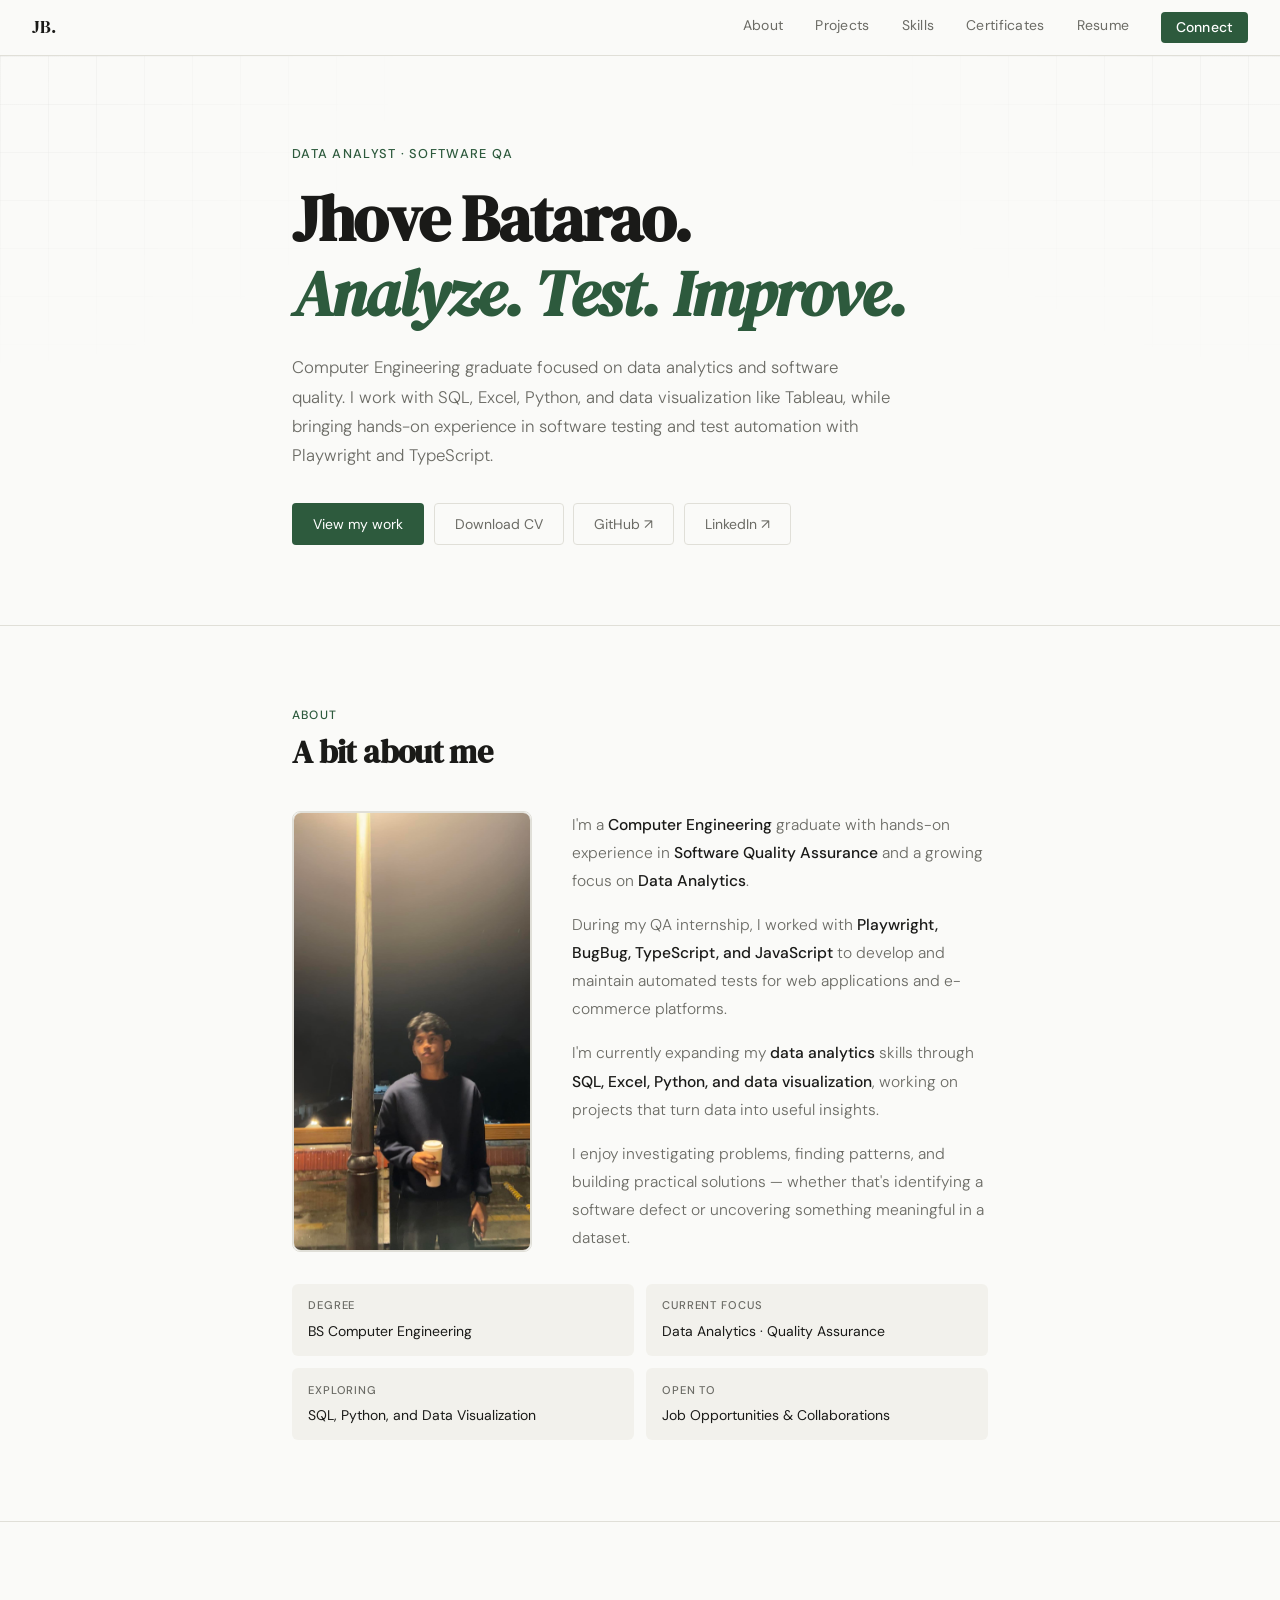
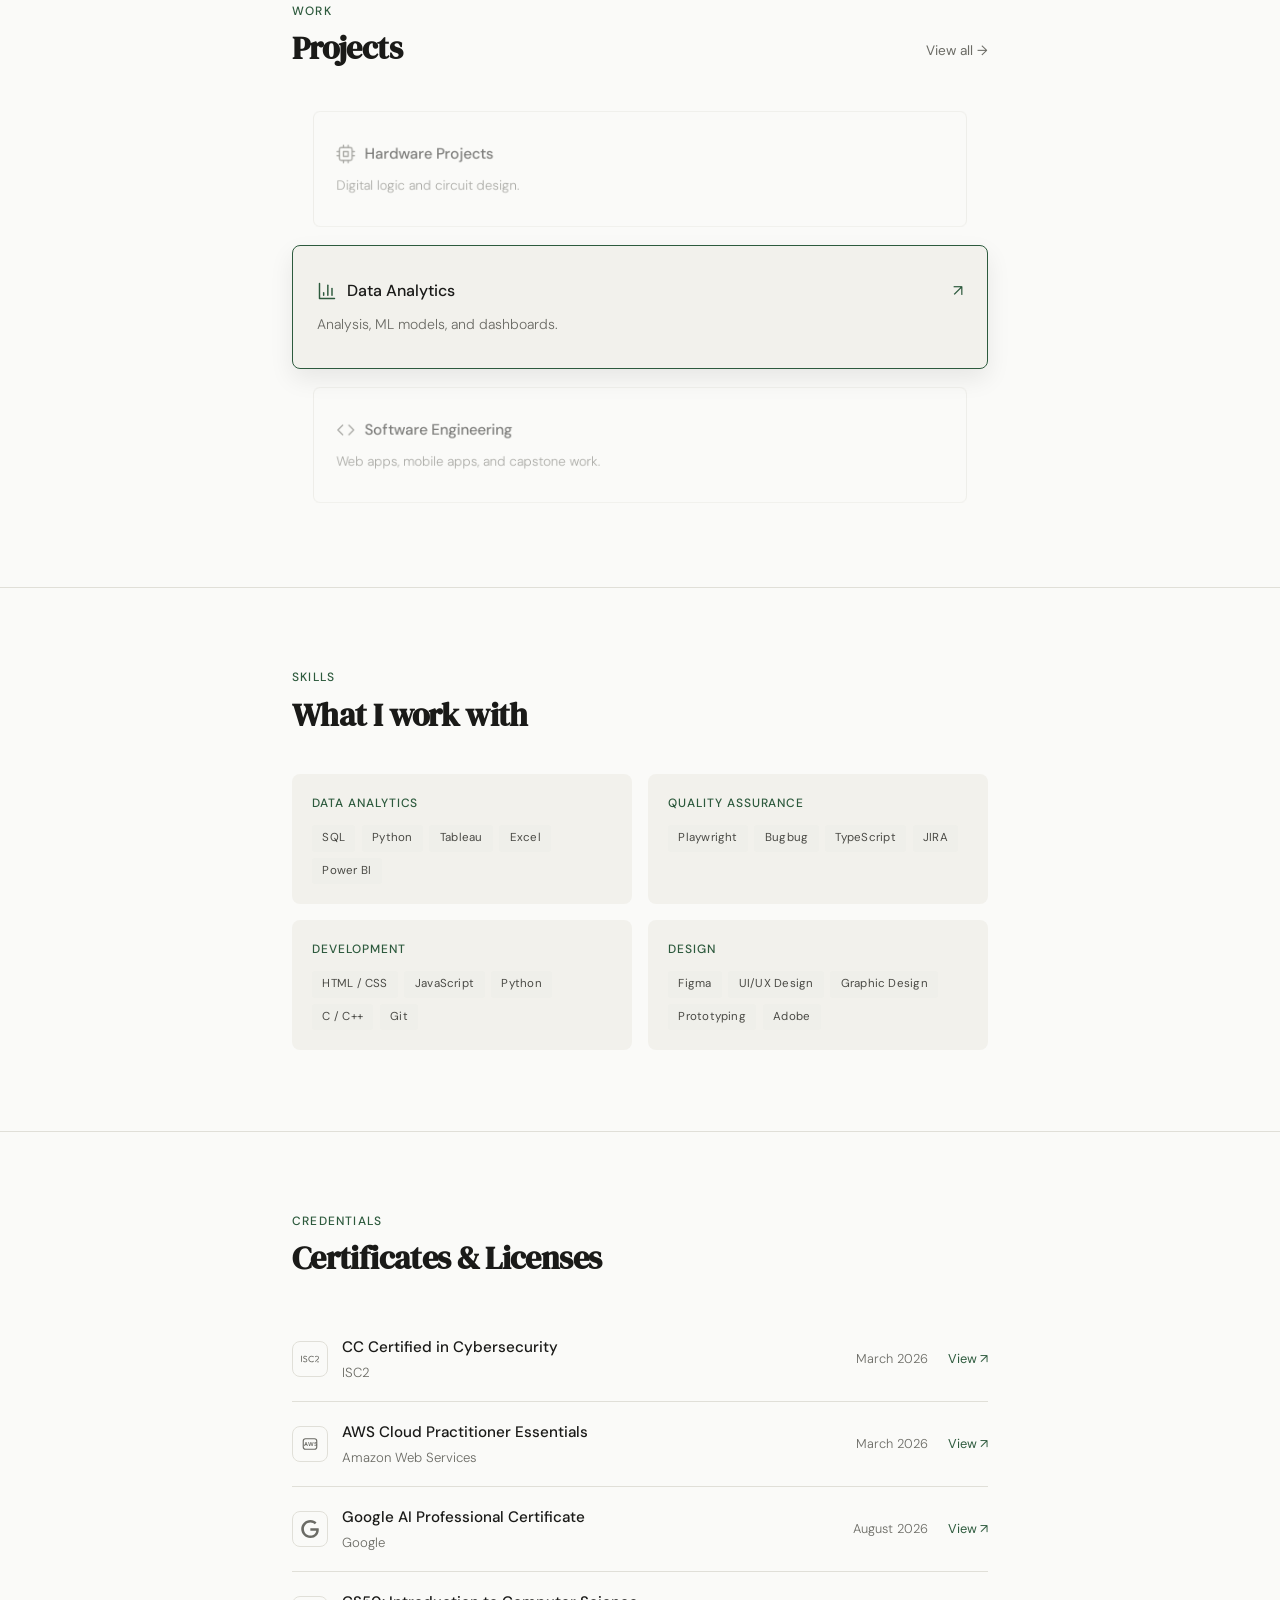
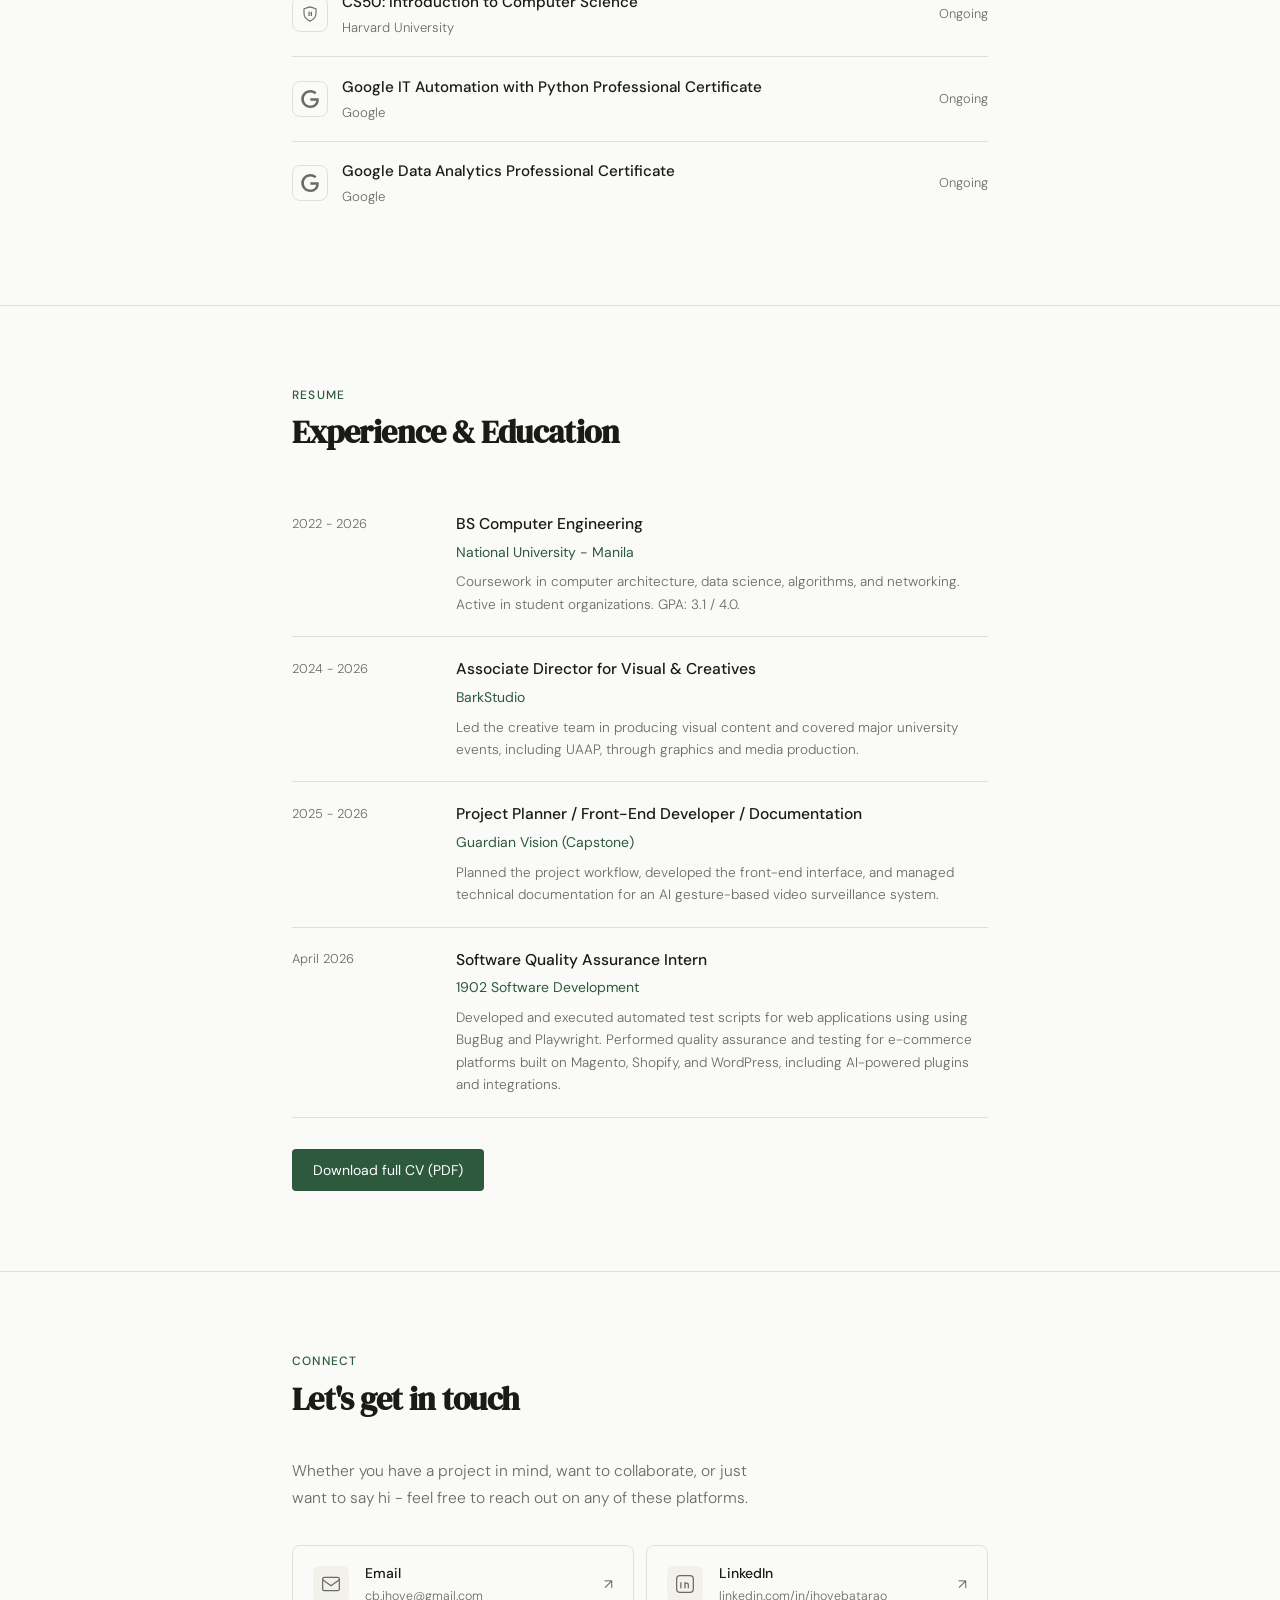
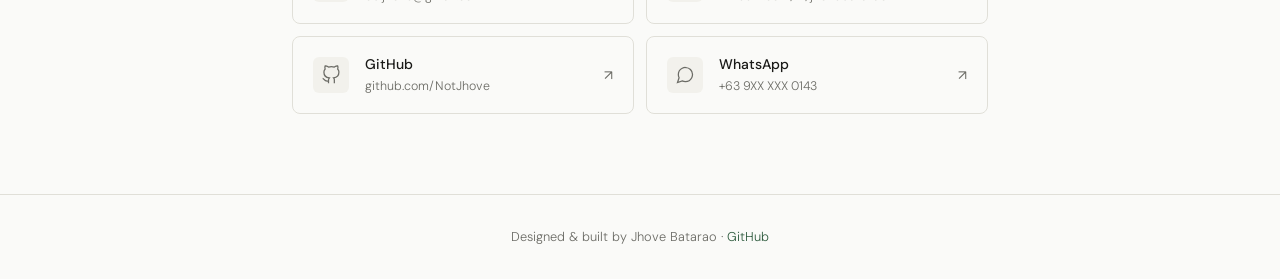
<file: index.html>
<!DOCTYPE html>
<html lang="en">
<head>
  <meta charset="UTF-8" />
  <meta name="viewport" content="width=device-width, initial-scale=1.0" />
  <title>Jhove's Portfolio</title>
  <link rel="preconnect" href="https://fonts.googleapis.com" />
  <link rel="preconnect" href="https://fonts.gstatic.com" crossorigin />
  <link href="https://fonts.googleapis.com/css2?family=DM+Serif+Display:ital@0;1&family=DM+Sans:ital,opsz,wght@0,9..40,300;0,9..40,400;0,9..40,500;1,9..40,300&display=swap" rel="stylesheet" />
  <link rel="stylesheet" href="style.css" />
  <link rel="icon" type="image/png" href="images/title-logo.png" />
  <link rel="apple-touch-icon" href="images/title-logo.png" />
</head>
<body>

  <!-- NAV -->
  <nav>
    <a href="#hero" class="nav-logo">JB.</a>
    <button class="nav-hamburger" aria-label="Toggle menu" aria-expanded="false">
      <span></span><span></span><span></span>
    </button>
    <ul class="nav-links">
      <li><a href="#about">About</a></li>
      <li><a href="#projects">Projects</a></li>
      <li><a href="#skills">Skills</a></li>
      <li><a href="#certificates">Certificates</a></li>
      <li><a href="#resume">Resume</a></li>
      <li><a href="#connect" class="nav-connect-btn">Connect</a></li>
    </ul>
  </nav>

  <!-- HERO -->
  <section id="hero">
    <div class="container">
      <p class="hero-eyebrow">Data Analyst · Software QA</p>
      <h1 class="hero-name">Jhove Batarao.</h1>
      <p class="hero-tagline"><strong><em>Analyze. Test. Improve.</strong></em></p>
      <p class="hero-bio">
        Computer Engineering graduate focused on data analytics and software quality. 
        I work with SQL, Excel, Python, and data visualization like Tableau, while bringing hands-on experience in 
        software testing and test automation with Playwright and TypeScript.
      </p>
      <div class="hero-links">
        <a href="#projects" class="btn btn-primary">View my work</a>
        <a href="#assets/JhoveBatarao - CV.pdf" download="Jhove-Batarao-CV.pdf" class="btn btn-outline">Download CV</a>
        <a href="https://github.com/NotJhove" class="btn btn-outline" target="_blank">GitHub ↗︎</a>
        <a href="https://linkedin.com/in/jhovebatarao/" class="btn btn-outline" target="_blank">LinkedIn ↗︎</a>
      </div>
    </div>
  </section>

  <!-- ABOUT -->
  <section id="about">
    <div class="container">
      <p class="section-label">About</p>
      <h2 class="section-title">A bit about me</h2>
      <div class="about-grid">

        <!-- COL 1: PHOTO -->
        <div class="about-photo">
          <div class="about-photo-swap">
            <img class="photo-default" src="images/about-photo.jpg" alt="Jhove" />
            <img class="photo-hover" src="images/about-photo-fun.jpg" alt="JhoveBatman" />
          </div>
        </div>

        <!-- COL 2: BIO TEXT -->
        <div class="about-text">
          <p>
            I'm a <strong>Computer Engineering</strong> graduate with hands-on experience in <strong>Software Quality Assurance</strong> 
            and a growing focus on <strong>Data Analytics</strong>.
          </p>
          <p>
            During my QA internship, I worked with <strong>Playwright, BugBug, TypeScript, and JavaScript</strong> to develop 
            and maintain automated tests for web applications and e-commerce platforms.
          </p>
          <p>
            I'm currently expanding my <strong>data analytics</strong> skills through <strong>SQL, Excel, Python, and data visualization</strong>, 
            working on projects that turn data into useful insights.
          </p>
          <p>
            I enjoy investigating problems, finding patterns, and building practical solutions — whether that's 
            identifying a software defect or uncovering something meaningful in a dataset.
          </p>
        </div>

        <!-- COL 3: FACTS -->
        <div class="about-facts">
          <div class="fact-item">
            <p class="fact-label">Degree</p>
            <p class="fact-value">BS Computer Engineering</p>
          </div>
          <div class="fact-item">
            <p class="fact-label">Current focus</p>
            <p class="fact-value">Data Analytics · Quality Assurance </p>
          </div>
          <div class="fact-item">
            <p class="fact-label">Exploring</p>
            <p class="fact-value">SQL, Python, and Data Visualization</p>
          </div>
          <div class="fact-item">
            <p class="fact-label">Open to</p>
            <p class="fact-value">Job Opportunities & Collaborations</p>
          </div>
        </div>

      </div>
    </div>
  </section>

  <!-- PROJECTS -->
  <section id="projects">
    <div class="container">
      <div class="section-head">
        <div>
          <p class="section-label">Work</p>
          <h2 class="section-title">Projects</h2>
        </div>
        <a href="projects.html" class="view-all-link">View all <span class="view-all-arrow" aria-hidden="true">→</span></a>
      </div>

      <div class="category-grid">
        <a class="category-card" href="projects.html?category=data">
          <div class="category-top">
            <div class="category-title">
              <svg class="category-icon" viewBox="0 0 24 24" fill="none" stroke="currentColor" stroke-width="1.75" stroke-linecap="round" stroke-linejoin="round" aria-hidden="true"><path d="M3 3v18h18"/><path d="M18 17V9"/><path d="M13 17V5"/><path d="M8 17v-3"/></svg>
              <h3 class="category-name">Data Analytics</h3>
            </div>
            <span class="category-arrow" aria-hidden="true">↗︎</span>
          </div>
          <p class="category-desc">Analysis, ML models, and dashboards.</p>
        </a>

        <a class="category-card" href="projects.html?category=software">
          <div class="category-top">
            <div class="category-title">
              <svg class="category-icon" viewBox="0 0 24 24" fill="none" stroke="currentColor" stroke-width="1.75" stroke-linecap="round" stroke-linejoin="round" aria-hidden="true"><polyline points="16 18 22 12 16 6"/><polyline points="8 6 2 12 8 18"/></svg>
              <h3 class="category-name">Software Engineering</h3>
            </div>
            <span class="category-arrow" aria-hidden="true">↗︎</span>
          </div>
          <p class="category-desc">Web apps, mobile apps, and capstone work.</p>
        </a>

        <a class="category-card" href="projects.html?category=hardware">
          <div class="category-top">
            <div class="category-title">
              <svg class="category-icon" viewBox="0 0 24 24" fill="none" stroke="currentColor" stroke-width="1.75" stroke-linecap="round" stroke-linejoin="round" aria-hidden="true"><rect x="4" y="4" width="16" height="16" rx="2"/><rect x="9" y="9" width="6" height="6"/><path d="M9 1v3M15 1v3M9 20v3M15 20v3M20 9h3M20 14h3M1 9h3M1 14h3"/></svg>
              <h3 class="category-name">Hardware Projects</h3>
            </div>
            <span class="category-arrow" aria-hidden="true">↗︎</span>
          </div>
          <p class="category-desc">Digital logic and circuit design.</p>
        </a>
      </div>
      <!-- <p class="category-hint">Tap the card above or below to bring it forward, then tap the middle card to open it.</p> -->
    </div>
  </section>

  <!-- SKILLS -->
  <section id="skills">
    <div class="container">
      <p class="section-label">Skills</p>
      <h2 class="section-title">What I work with</h2>
      <div class="skills-grid">

        <div class="skill-group">
          <p class="skill-group-title">Data Analytics</p>
          <div class="skill-list">
            <span class="tag">SQL</span>
            <span class="tag">Python</span>
            <span class="tag">Tableau</span>
            <span class="tag">Excel</span>
            <span class="tag">Power BI</span>
          </div>
        </div>

        <div class="skill-group">
          <p class="skill-group-title">Quality Assurance</p>
          <div class="skill-list">
            <span class="tag">Playwright</span>
            <span class="tag">Bugbug</span>
            <span class="tag">TypeScript</span>
            <span class="tag">JIRA</span>
          </div>
        </div>

        <div class="skill-group">
          <p class="skill-group-title">Development</p>
          <div class="skill-list">
            <span class="tag">HTML / CSS</span>
            <span class="tag">JavaScript</span>
            <span class="tag">Python</span>
            <span class="tag">C / C++</span>
            <span class="tag">Git</span>
          </div>
        </div>

        <div class="skill-group">
          <p class="skill-group-title">Design</p>
          <div class="skill-list">
            <span class="tag">Figma</span>
            <span class="tag">UI/UX Design</span>
            <span class="tag">Graphic Design</span>
            <span class="tag">Prototyping</span>
            <span class="tag">Adobe</span>
          </div>
        </div>

      </div>
    </div>
  </section>

  <!-- CERTIFICATES -->
  <section id="certificates">
    <div class="container">
      <p class="section-label">Credentials</p>
      <h2 class="section-title">Certificates & Licenses</h2>
      <div class="cert-list">

        <div class="cert-item">
          <div class="cert-main">
            <span class="cert-logo" aria-hidden="true"><svg viewBox="0 0 24 24" fill="currentColor"><path d="M14.153 8.677c.876 0 1.592.333 2.196.839.014.012.063.051.077.064.059.049.071.052.142-.022l.068-.072.518-.566c.055-.065.046-.07.006-.112l-.071-.069c-.777-.69-1.776-1.183-2.936-1.183-2.454 0-4.366 1.972-4.366 4.45s1.912 4.438 4.366 4.438c1.16 0 2.161-.523 2.939-1.226.086-.074.118-.101.032-.187l-.528-.577c-.086-.087-.109-.066-.195.008-.604.505-1.372.861-2.248.861-1.763 0-3.194-1.431-3.194-3.317 0-1.898 1.431-3.329 3.194-3.329ZM4.1 9.824c0-.752.617-1.208 1.443-1.208.716 0 1.246.296 1.814.826.086.086.114.134.2.035l.512-.553c.087-.099.04-.123-.046-.209a3.317 3.317 0 0 0-2.492-1.159c-1.419 0-2.541.924-2.541 2.256 0 2.786 4.292 2.207 4.292 4.142 0 .789-.69 1.406-1.714 1.406-.985 0-1.504-.454-2.047-.971-.086-.087-.105-.107-.179-.033l-.585.553c-.087.074-.078.08-.017.179.561.756 1.607 1.344 2.828 1.344 1.53 0 2.849-1.011 2.849-2.429 0-2.934-4.317-2.28-4.317-4.179ZM1.147 7.639v7.616a.06.06 0 0 1-.019.044L.044 16.346c-.016.016-.044.004-.044-.019V7.639c0-.014.012-.026.026-.026h1.095c.014 0 .026.012.026.026Zm20.056-.066c-1.11 0-1.99.49-2.533 1.168a1.213 1.213 0 0 0-.057.081c-.04.061-.029.066.027.128.14.156.576.649.576.649.018.019.035.02.051.006l.075-.071c.346-.358.936-.95 1.849-.95 1.024 0 1.64.642 1.64 1.578 0 1.33-.762 1.962-2.459 3.389-.494.415-1.405 1.215-1.633 1.414a.158.158 0 0 0-.052.117v1.194c0 .053.063.082.103.047.468-.411 2.405-2.107 3.034-2.641 1.629-1.384 2.068-2.324 2.068-3.532 0-1.467-1.06-2.577-2.689-2.577Zm2.734 7.792H21.2a.064.064 0 0 0-.064.064v.81c0 .035.029.063.064.063h2.737a.063.063 0 0 0 .063-.063v-.81a.064.064 0 0 0-.063-.064Z"/></svg></span>
            <div class="cert-text">
              <p class="cert-name">CC Certified in Cybersecurity</p>
              <p class="cert-issuer">ISC2</p>
            </div>
          </div>
          <div class="cert-meta">
            <span class="cert-date">March 2026</span>
            <a href="https://drive.google.com/file/d/1H94RnR9TB396NA6fpRh32vaFE-WVB2XX/view?usp=sharing" class="cert-link" target="_blank">View ↗︎</a>
          </div>
        </div>

        <div class="cert-item">
          <div class="cert-main">
            <span class="cert-logo" aria-hidden="true"><svg viewBox="0 0 24 24" fill="none" stroke="currentColor" stroke-width="1.5" stroke-linejoin="round"><rect x="3" y="5" width="18" height="14" rx="3"/><text x="12" y="15.2" text-anchor="middle" font-size="7.5" font-weight="700" font-family="DM Sans, sans-serif" fill="currentColor" stroke="none">AWS</text></svg></span>
            <div class="cert-text">
              <p class="cert-name">AWS Cloud Practitioner Essentials</p>
              <p class="cert-issuer">Amazon Web Services</p>
            </div>
          </div>
          <div class="cert-meta">
            <span class="cert-date">March 2026</span>
            <a href="https://drive.google.com/file/d/1cBIlEbo-9cktTecRt3PDpPgwtGgBk2BF/view?usp=sharing" class="cert-link" target="_blank">View ↗︎</a>
          </div>
        </div>

        <div class="cert-item">
          <div class="cert-main">
            <span class="cert-logo" aria-hidden="true"><svg viewBox="0 0 24 24" fill="currentColor"><path d="M12.48 10.92v3.28h7.84c-.24 1.84-.853 3.187-1.787 4.133-1.147 1.147-2.933 2.4-6.053 2.4-4.827 0-8.6-3.893-8.6-8.72s3.773-8.72 8.6-8.72c2.6 0 4.507 1.027 5.907 2.347l2.307-2.307C18.747 1.44 16.133 0 12.48 0 5.867 0 .307 5.387.307 12s5.56 12 12.173 12c3.573 0 6.267-1.173 8.373-3.36 2.16-2.16 2.84-5.213 2.84-7.667 0-.76-.053-1.467-.173-2.053H12.48z"/></svg></span>
            <div class="cert-text">
              <p class="cert-name">Google AI Professional Certificate</p>
              <p class="cert-issuer">Google</p>
            </div>
          </div>
          <div class="cert-meta">
            <span class="cert-date">August 2026</span>
            <a href="https://coursera.org/share/afe90d224da5a26ad5f560ccb2f3c947" class="cert-link" target="_blank">View ↗︎</a>
          </div>
        </div>

        <div class="cert-item">
          <div class="cert-main">
            <span class="cert-logo" aria-hidden="true"><svg viewBox="0 0 24 24" fill="none" stroke="currentColor" stroke-width="1.5" stroke-linejoin="round"><path d="M12 2.5 20 5v6c0 5-3.5 8.5-8 10.5C7.5 19.5 4 16 4 11V5z"/><text x="12" y="14.5" text-anchor="middle" font-size="8" font-weight="700" font-family="DM Serif Display, serif" fill="currentColor" stroke="none">H</text></svg></span>
            <div class="cert-text">
              <p class="cert-name">CS50: Introduction to Computer Science</p>
              <p class="cert-issuer">Harvard University</p>
            </div>
          </div>
          <div class="cert-meta">
            <span class="cert-date">Ongoing</span>
            <!-- <a href="#" class="cert-link" target="_blank">View ↗︎</a> -->
          </div>
        </div>

        <div class="cert-item">
          <div class="cert-main">
            <span class="cert-logo" aria-hidden="true"><svg viewBox="0 0 24 24" fill="currentColor"><path d="M12.48 10.92v3.28h7.84c-.24 1.84-.853 3.187-1.787 4.133-1.147 1.147-2.933 2.4-6.053 2.4-4.827 0-8.6-3.893-8.6-8.72s3.773-8.72 8.6-8.72c2.6 0 4.507 1.027 5.907 2.347l2.307-2.307C18.747 1.44 16.133 0 12.48 0 5.867 0 .307 5.387.307 12s5.56 12 12.173 12c3.573 0 6.267-1.173 8.373-3.36 2.16-2.16 2.84-5.213 2.84-7.667 0-.76-.053-1.467-.173-2.053H12.48z"/></svg></span>
            <div class="cert-text">
              <p class="cert-name">Google IT Automation with Python Professional Certificate</p>
              <p class="cert-issuer">Google</p>
            </div>
          </div>
          <div class="cert-meta">
            <span class="cert-date">Ongoing</span>
            <!-- <a href="#" class="cert-link" target="_blank">View ↗︎</a> -->
          </div>
        </div>

        <div class="cert-item">
          <div class="cert-main">
            <span class="cert-logo" aria-hidden="true"><svg viewBox="0 0 24 24" fill="currentColor"><path d="M12.48 10.92v3.28h7.84c-.24 1.84-.853 3.187-1.787 4.133-1.147 1.147-2.933 2.4-6.053 2.4-4.827 0-8.6-3.893-8.6-8.72s3.773-8.72 8.6-8.72c2.6 0 4.507 1.027 5.907 2.347l2.307-2.307C18.747 1.44 16.133 0 12.48 0 5.867 0 .307 5.387.307 12s5.56 12 12.173 12c3.573 0 6.267-1.173 8.373-3.36 2.16-2.16 2.84-5.213 2.84-7.667 0-.76-.053-1.467-.173-2.053H12.48z"/></svg></span>
            <div class="cert-text">
              <p class="cert-name">Google Data Analytics Professional Certificate</p>
              <p class="cert-issuer">Google</p>
            </div>
          </div>
          <div class="cert-meta">
            <span class="cert-date">Ongoing</span>
            <!-- <a href="#" class="cert-link" target="_blank">View ↗︎</a> -->
          </div>
        </div>

      </div>
    </div>
  </section>

  <!-- RESUME -->
  <section id="resume">
    <div class="container">
      <p class="section-label">Resume</p>
      <h2 class="section-title">Experience & Education</h2>

      <div class="resume-block">

        <a href="bs-computer-engineering.html" class="resume-item-link">
          <div class="resume-item-content">
            <p class="resume-date">2022 - 2026</p>
            <div>
              <p class="resume-role">BS Computer Engineering</p>
              <p class="resume-org">National University - Manila</p>
              <p class="resume-desc">
                Coursework in computer architecture, data science, algorithms, and networking.
                Active in student organizations. GPA: 3.1 / 4.0.
              </p>
            </div>
          </div>
          <div class="resume-readmore-tab">Read more →</div>
        </a>

        <a href="barkstudio.html" class="resume-item-link">
          <div class="resume-item-content">
            <p class="resume-date">2024 - 2026</p>
            <div>
              <p class="resume-role">Associate Director for Visual & Creatives</p>
              <p class="resume-org">BarkStudio</p>
              <p class="resume-desc">
                Led the creative team in producing visual content and covered major 
                university events, including UAAP, through graphics and media production.
              </p>
            </div>
          </div>
          <div class="resume-readmore-tab">Read more →</div>
        </a>

        <a href="guardian-vision.html" class="resume-item-link">
          <div class="resume-item-content">
            <p class="resume-date">2025 - 2026</p>
            <div>
              <p class="resume-role">Project Planner / Front-End Developer / Documentation</p>
              <p class="resume-org">Guardian Vision (Capstone)</p>
              <p class="resume-desc">
                Planned the project workflow, developed the front-end interface, and 
                managed technical documentation for an AI gesture-based video surveillance system.
              </p>
            </div>
          </div>
          <div class="resume-readmore-tab">Read more →</div>
        </a>

        <a href="internship.html" class="resume-item-link">
          <div class="resume-item-content">
            <p class="resume-date">April 2026</p>
            <div>
              <p class="resume-role">Software Quality Assurance Intern</p>
              <p class="resume-org">1902 Software Development</p>
              <p class="resume-desc">
                Developed and executed automated test scripts for web applications using using BugBug and Playwright. 
                Performed quality assurance and testing for e-commerce platforms built on Magento, Shopify, and WordPress, including
                AI-powered plugins and integrations.
              </p>
            </div>
          </div>
          <div class="resume-readmore-tab">Read more →</div>
        </a>

      </div>

      <div class="resume-cta">
           <a href="assets/JhoveBatarao - CV.pdf" download="Jhove-Batarao-CV.pdf" class="btn btn-primary">Download full CV (PDF)</a>
      </div>
    </div>
  </section>

<!-- CONNECT -->
  <section id="connect">
    <div class="container">
      <p class="section-label">Connect</p>
      <h2 class="section-title">Let's get in touch</h2>
      <p class="connect-intro">
        Whether you have a project in mind, want to collaborate, or just want to say hi -
        feel free to reach out on any of these platforms.
      </p>
      <div class="connect-grid">
 
        <a href="/cdn-cgi/l/email-protection#cfb6a0ba8faaa2aea6a3e1aca0a2" class="connect-card">
          <div class="connect-icon">
            <svg width="20" height="20" viewBox="0 0 24 24" fill="none" stroke="currentColor" stroke-width="1.5">
              <rect x="2" y="4" width="20" height="16" rx="2"/><path d="m2 7 10 7 10-7"/>
            </svg>
          </div>
          <div class="connect-info">
            <p class="connect-platform">Email</p>
            <p class="connect-handle">cb.jhove@gmail.com</p>
          </div>
          <span class="connect-arrow">↗︎</span>
        </a>
 
        <a href="https://linkedin.com/in/jhovebatarao/" target="_blank" class="connect-card">
          <div class="connect-icon">
            <svg width="20" height="20" viewBox="0 0 24 24" fill="none" stroke="currentColor" stroke-width="1.5">
              <rect x="2" y="2" width="20" height="20" rx="4"/><path d="M7 10v7M7 7v.01M12 17v-4c0-1.1.9-2 2-2s2 .9 2 2v4M12 10v7"/>
            </svg>
          </div>
          <div class="connect-info">
            <p class="connect-platform">LinkedIn</p>
            <p class="connect-handle">linkedin.com/in/jhovebatarao</p>
          </div>
          <span class="connect-arrow">↗︎</span>
        </a>
 
        <a href="https://github.com/NotJhove" target="_blank" class="connect-card">
          <div class="connect-icon">
            <svg width="20" height="20" viewBox="0 0 24 24" fill="none" stroke="currentColor" stroke-width="1.5">
              <path d="M9 19c-5 1.5-5-2.5-7-3m14 6v-3.87a3.37 3.37 0 0 0-.94-2.61c3.14-.35 6.44-1.54 6.44-7A5.44 5.44 0 0 0 20 4.77 5.07 5.07 0 0 0 19.91 1S18.73.65 16 2.48a13.38 13.38 0 0 0-7 0C6.27.65 5.09 1 5.09 1A5.07 5.07 0 0 0 5 4.77a5.44 5.44 0 0 0-1.5 3.78c0 5.42 3.3 6.61 6.44 7A3.37 3.37 0 0 0 9 18.13V22"/>
            </svg>
          </div>
          <div class="connect-info">
            <p class="connect-platform">GitHub</p>
            <p class="connect-handle">github.com/NotJhove</p>
          </div>
          <span class="connect-arrow">↗︎</span>
        </a>
 
        <a href="https://wa.me/639184090143" target="_blank" class="connect-card">
          <div class="connect-icon">
            <svg width="20" height="20" viewBox="0 0 24 24" fill="none" stroke="currentColor" stroke-width="1.5">
              <path d="M21 11.5a8.38 8.38 0 0 1-.9 3.8 8.5 8.5 0 0 1-7.6 4.7 8.38 8.38 0 0 1-3.8-.9L3 21l1.9-5.7a8.38 8.38 0 0 1-.9-3.8 8.5 8.5 0 0 1 4.7-7.6 8.38 8.38 0 0 1 3.8-.9h.5a8.48 8.48 0 0 1 8 8v.5z"/>
            </svg>
          </div>
          <div class="connect-info">
            <p class="connect-platform">WhatsApp</p>
            <p class="connect-handle">+63 9XX XXX 0143</p>
          </div>
          <span class="connect-arrow">↗︎</span>
        </a>
 
      </div>
    </div>
  </section>

  <!-- FOOTER -->
  <footer>
    <div class="container">
     
      <p>Designed &amp; built by Jhove Batarao · <a href="https://github.com/NotJhove" target="_blank">GitHub</a></p>
    </div>
  </footer>

  <script src="main.js"></script>
</body>
</html>
</file>
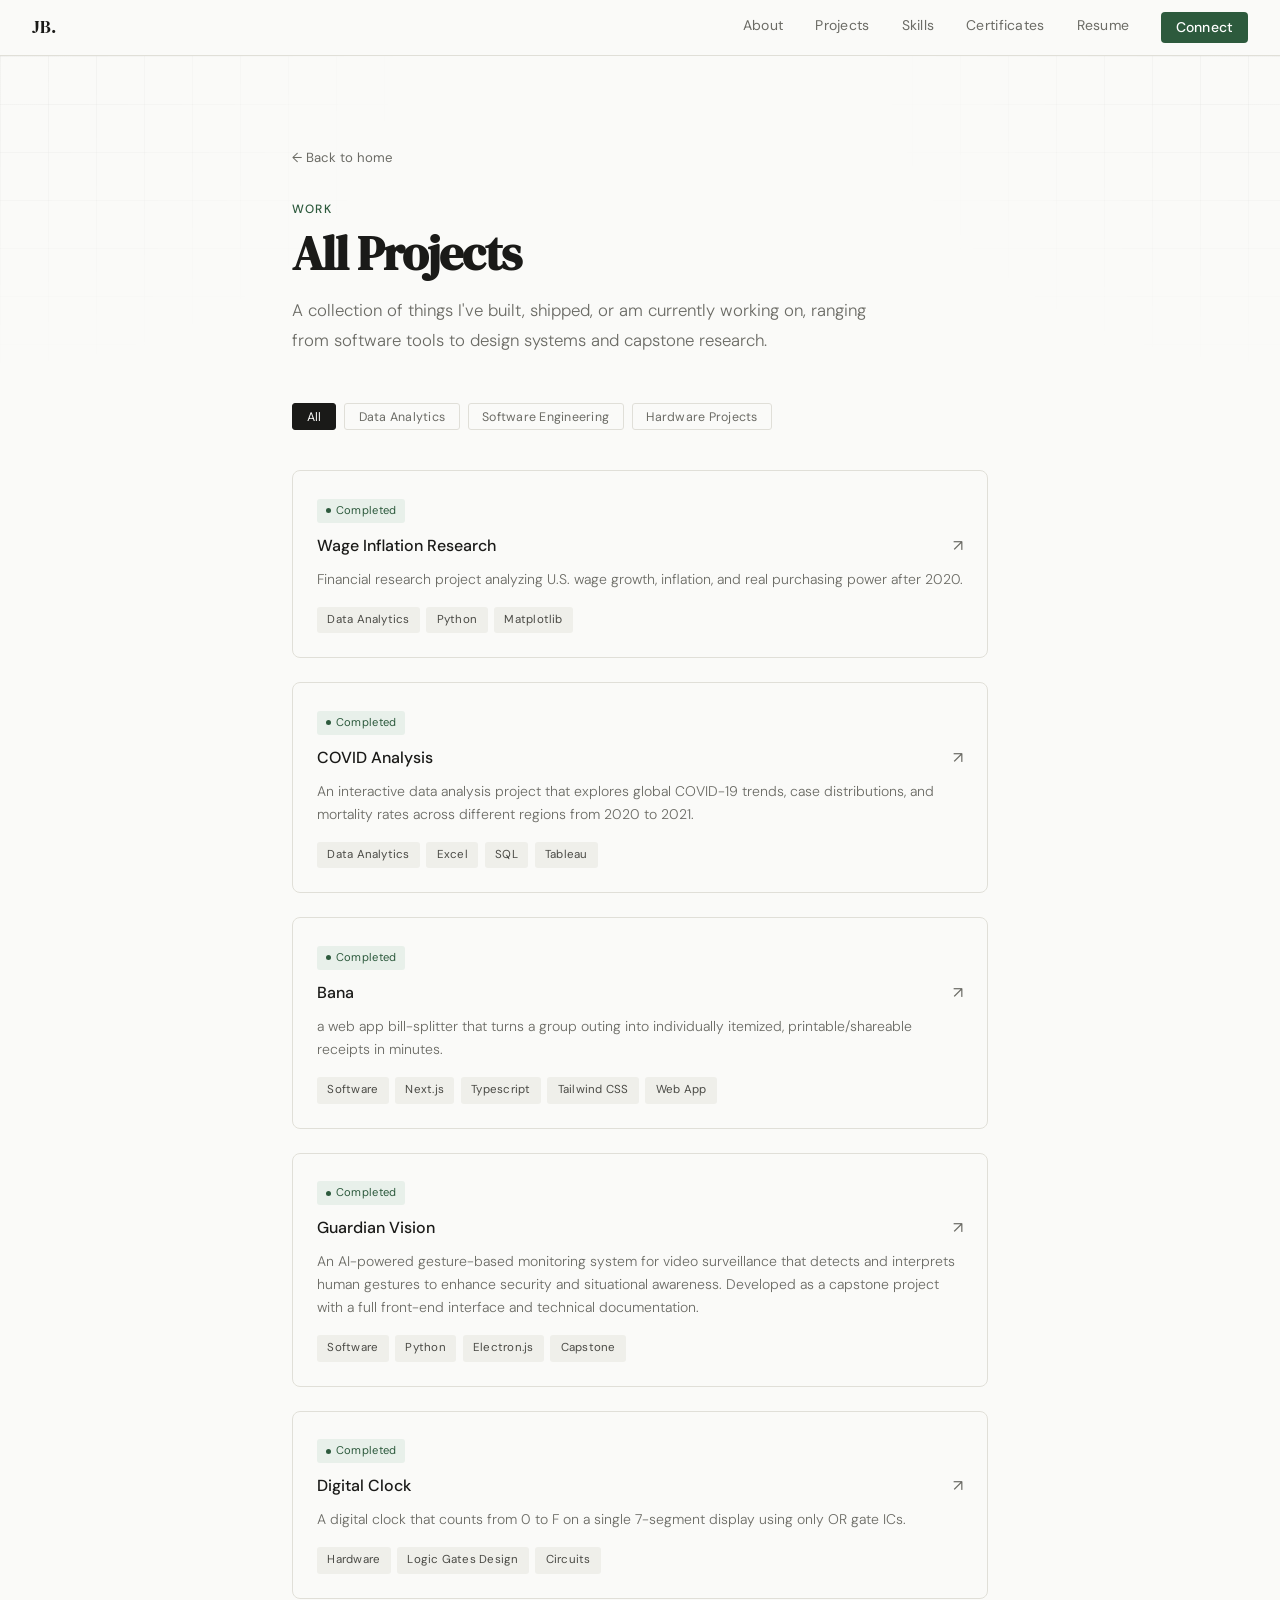
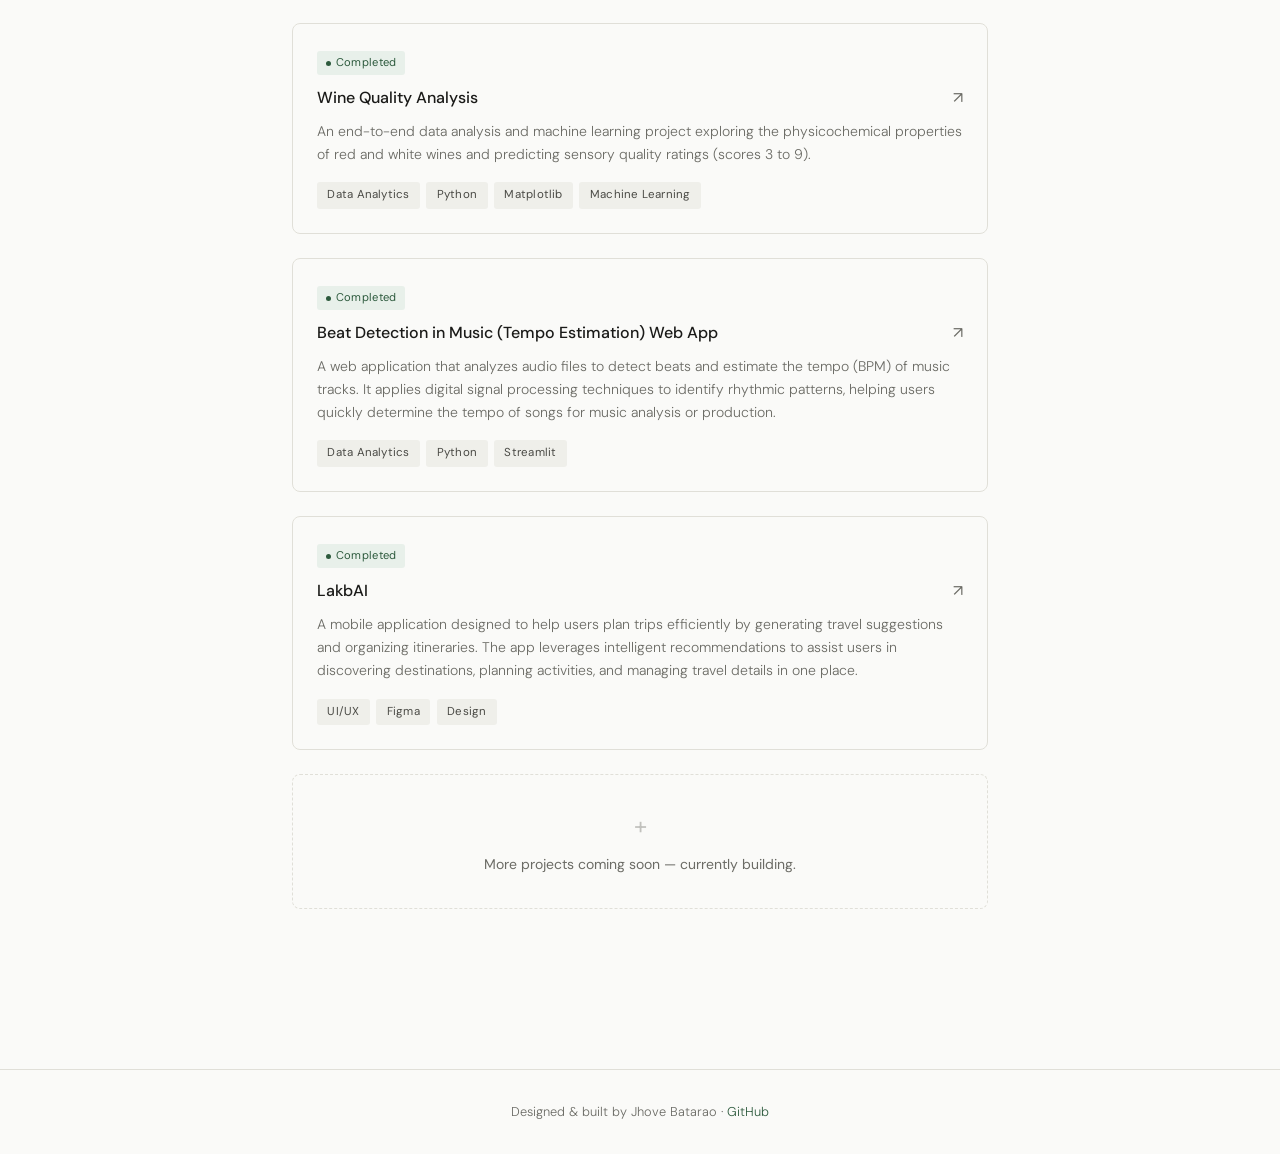
<file: projects.html>
<!DOCTYPE html>
<html lang="en">
<head>
  <meta charset="UTF-8" />
  <meta name="viewport" content="width=device-width, initial-scale=1.0" />
  <title>Projects: Jhove's Portfolio</title>
  <link rel="preconnect" href="https://fonts.googleapis.com" />
  <link rel="preconnect" href="https://fonts.gstatic.com" crossorigin />
  <link href="https://fonts.googleapis.com/css2?family=DM+Serif+Display:ital@0;1&family=DM+Sans:ital,opsz,wght@0,9..40,300;0,9..40,400;0,9..40,500;1,9..40,300&display=swap" rel="stylesheet" />
  <link rel="stylesheet" href="style.css" />
  <link rel="icon" type="image/png" href="images/title-logo.png" />
  <link rel="apple-touch-icon" href="images/title-logo.png" />
  <style>
    .projects-page-hero {
      padding-top: 9rem;
      padding-bottom: 3rem;
    }

    .back-link {
      display: inline-flex;
      align-items: center;
      gap: 0.4rem;
      font-size: 0.825rem;
      color: var(--muted);
      text-decoration: none;
      margin-bottom: 2rem;
      transition: color 0.2s;
    }

    .back-link:hover { color: var(--text); }

    .projects-page-hero .hero-bio {
      margin-bottom: 0;
    }

    .projects-filter {
      display: flex;
      flex-wrap: wrap;
      gap: 0.5rem;
      margin-bottom: 2.5rem;
    }

    .filter-btn {
      font-size: 0.775rem;
      padding: 0.3rem 0.85rem;
      border-radius: 3px;
      border: 1px solid var(--border);
      background: transparent;
      color: var(--muted);
      cursor: pointer;
      font-family: 'DM Sans', sans-serif;
      font-weight: 400;
      letter-spacing: 0.02em;
      transition: all 0.2s;
    }

    .filter-btn:hover,
    .filter-btn.active {
      background: var(--text);
      color: var(--bg);
      border-color: var(--text);
    }

    .projects-page-list {
      display: flex;
      flex-direction: column;
      gap: 1.5rem;
      padding-bottom: 5rem;
    }

    /* Status badge on project cards */
    .project-status {
      display: inline-flex;
      align-items: center;
      gap: 0.3rem;
      font-size: 0.7rem;
      padding: 0.2rem 0.55rem;
      border-radius: 3px;
      font-weight: 400;
      letter-spacing: 0.03em;
      margin-bottom: 0.6rem;
    }

    .project-status::before {
      content: '';
      width: 5px;
      height: 5px;
      border-radius: 50%;
      background: currentColor;
    }

    .status-complete {
      background: var(--accent-light);
      color: var(--accent);
    }

    .status-wip {
      background: #fef3c7;
      color: #b45309;
    }

    @media (prefers-color-scheme: dark) {
      .status-wip {
        background: #2d1f00;
        color: #f59e0b;
      }
    }

    .status-concept {
      background: var(--tag-bg);
      color: var(--tag-text);
    }

    .project-placeholder {
      border: 1px dashed var(--border);
      border-radius: 8px;
      padding: 2rem 1.5rem;
      text-align: center;
      color: var(--muted);
      font-size: 0.875rem;
    }

    .project-placeholder span {
      font-size: 1.5rem;
      display: block;
      margin-bottom: 0.5rem;
      opacity: 0.4;
    }

    @media (max-width: 600px) {
      .projects-page-hero {
        padding-top: 7rem;
        padding-bottom: 2rem;
      }

      .projects-filter {
        gap: 0.4rem;
      }

      .filter-btn {
        font-size: 0.75rem;
        padding: 0.28rem 0.7rem;
      }
    }
  </style>
</head>
<body>

  <!-- NAV -->
  <nav>
    <a href="index.html" class="nav-logo">JB.</a>
    <button class="nav-hamburger" aria-label="Toggle menu" aria-expanded="false">
      <span></span><span></span><span></span>
    </button>
    <ul class="nav-links">
      <li><a href="index.html#about">About</a></li>
      <li><a href="index.html#projects">Projects</a></li>
      <li><a href="index.html#skills">Skills</a></li>
      <li><a href="index.html#certificates">Certificates</a></li>
      <li><a href="index.html#resume">Resume</a></li>
      <li><a href="index.html#connect" class="nav-connect-btn">Connect</a></li>
    </ul>
  </nav>

  <!-- PAGE HERO -->
  <section class="projects-page-hero">
    <div class="container">
      <a href="index.html" class="back-link">← Back to home</a>
      <p class="section-label">Work</p>
      <h1 class="hero-name" style="font-size: clamp(2rem, 5vw, 3rem); margin-bottom: 1rem;">All Projects</h1>
      <p class="hero-bio">
        A collection of things I've built, shipped, or am currently working on, ranging from
        software tools to design systems and capstone research.
      </p>
    </div>
  </section>

  <!-- PROJECTS LIST -->
  <section style="padding-top: 0; border-top: none;">
    <div class="container">

      <!-- Filter bar -->
      <div class="projects-filter">
        <button class="filter-btn active" onclick="filterProjects('all', this)">All</button> 
        <button class="filter-btn" onclick="filterProjects('Data Analytics', this)">Data Analytics</button>
        <button class="filter-btn" onclick="filterProjects('Software', this)">Software Engineering</button>
        <button class="filter-btn" onclick="filterProjects('Hardware', this)">Hardware Projects</button>
      </div>

      <div class="projects-page-list" id="projects-container">

        <!-- Project: Financial Research -->
        <a href="https://github.com/NotJhove/financial-research-wage-inflation" class="project-card" data-tags="Data Analytics, Python, Matplotlib">
          <!-- <span class="project-status status-wip">Completed</span> -->
           <span class="project-status status-complete">Completed</span>
          <div class="project-header">
            <span class="project-name">Wage Inflation Research</span>
            <span class="project-arrow">↗︎</span>
          </div>
          <p class="project-desc">
            Financial research project analyzing U.S. wage growth, inflation, and real purchasing power after 2020.
          </p>
          <div class="tags">
            <span class="tag">Data Analytics</span>
            <span class="tag">Python</span>
            <span class="tag">Matplotlib</span>
          </div>
        </a>

        <!-- Project: COVID Analysis -->
        <a href="data-analytics-project1.html" class="project-card" data-tags="Data Analytics, SQL, Tableau">
          <!-- <span class="project-status status-wip">Completed</span> -->
           <span class="project-status status-complete">Completed</span>
          <div class="project-header">
            <span class="project-name">COVID Analysis</span>
            <span class="project-arrow">↗︎</span>
          </div>
          <p class="project-desc">
            An interactive data analysis project that explores global COVID-19 trends, case distributions, 
            and mortality rates across different regions from 2020 to 2021.
          </p>
          <div class="tags">
            <span class="tag">Data Analytics</span>
            <span class="tag">Excel</span>
            <span class="tag">SQL</span>
            <span class="tag">Tableau</span>
          </div>
        </a>

        <!-- Project: Bana -->
        <a href="https://bana-split.vercel.app/" target="_blank" class="project-card" data-tags="Software, Next.js,Typescript,Tailwind CSS,Web App">
          <!-- <span class="project-status status-wip">Completed</span> -->
           <span class="project-status status-complete">Completed</span>
          <div class="project-header">
            <span class="project-name">Bana</span>
            <span class="project-arrow">↗︎</span>
          </div>
          <p class="project-desc">
            a web app bill-splitter that turns a group outing into individually itemized, 
            printable/shareable receipts in minutes.
          </p>
          <div class="tags">
            <span class="tag">Software</span>
            <span class="tag">Next.js</span>
            <span class="tag">Typescript</span>
            <span class="tag">Tailwind CSS</span>
            <span class="tag">Web App</span>
          </div>
        </a>

        <!-- Project: Guardian Vision -->
        <a href="guardian-vision.html" class="project-card" data-tags="Python,Electron.js,Capstone,Software">
          <span class="project-status status-complete">Completed</span>
          <div class="project-header">
            <span class="project-name">Guardian Vision</span>
            <span class="project-arrow">↗︎</span>
          </div>
          <p class="project-desc">
            An AI-powered gesture-based monitoring system for video surveillance that detects
            and interprets human gestures to enhance security and situational awareness.
            Developed as a capstone project with a full front-end interface and technical documentation.
          </p>
          <div class="tags">
            <span class="tag">Software</span>
            <span class="tag">Python</span>
            <span class="tag">Electron.js</span>
            <span class="tag">Capstone</span>
          </div>
        </a>
        
        <!-- Project: Digital Clock -->
        <a href="hardware-project-1.html" class="project-card" data-tags="Hardware,Logic Gates Design,Circuits">
          <span class="project-status status-complete">Completed</span>
          <div class="project-header">
            <span class="project-name">Digital Clock</span>
            <span class="project-arrow">↗︎</span>
          </div>
          <p class="project-desc">
            A digital clock that counts from 0 to F on a single 7-segment display using only OR gate ICs.
          </p>
          <div class="tags">
            <span class="tag">Hardware</span>
            <span class="tag">Logic Gates Design</span>
            <span class="tag">Circuits</span>
          </div>
        </a>

         <!-- Project: Wine Quality Analysis -->
        <a href="https://github.com/NotJhove/wine-quality-analysis" class="project-card" data-tags="Python,Matplotlib,Machine Learning,Data Analytics">
          <span class="project-status status-complete">Completed</span>
          <div class="project-header">
            <span class="project-name">Wine Quality Analysis</span>
            <span class="project-arrow">↗︎</span>
          </div>
          <p class="project-desc">
           An end-to-end data analysis and machine learning project exploring the physicochemical properties of red and white 
           wines and predicting sensory quality ratings (scores 3 to 9).
          </p>
          <div class="tags">
            <span class="tag">Data Analytics</span>
            <span class="tag">Python</span>
            <span class="tag">Matplotlib</span>
            <span class="tag">Machine Learning</span>
          </div>
        </a>

          <!-- Project: Beat Detection in Music (Tempo Estimation) Web App -->
        <a href="#" class="project-card" data-tags="Python,Streamlit,Data Analytics">
          <span class="project-status status-complete">Completed</span>
          <div class="project-header">
            <span class="project-name">Beat Detection in Music (Tempo Estimation) Web App</span>
            <span class="project-arrow">↗︎</span>
          </div>
          <p class="project-desc">
            A web application that analyzes audio files to detect beats and estimate the 
            tempo (BPM) of music tracks. It applies digital signal processing techniques 
            to identify rhythmic patterns, helping users quickly determine the tempo 
            of songs for music analysis or production.
          </p>
          <div class="tags">
            <span class="tag">Data Analytics</span>
            <span class="tag">Python</span>
            <span class="tag">Streamlit</span>
          </div>
        </a>

          <!-- Project: LakbAI -->
        <a href="#" class="project-card" data-tags="UI/UX, Figma, Design, Software">
          <span class="project-status status-complete">Completed</span>
          <div class="project-header">
            <span class="project-name">LakbAI</span>
            <span class="project-arrow">↗︎</span>
          </div>
          <p class="project-desc">
            A mobile application designed to help users plan trips efficiently 
            by generating travel suggestions and organizing itineraries. The app leverages intelligent 
            recommendations to assist users in discovering destinations, planning activities, and managing travel details in one place.
          </p>
          <div class="tags">
            <span class="tag">UI/UX</span>
            <span class="tag">Figma</span>
            <span class="tag">Design</span>
          </div>
        </a>

        <!-- Placeholder -->
        <div class="project-placeholder">
          <span>+</span>
          More projects coming soon — currently building.
        </div>

      </div>
    </div>
  </section>

  <!-- FOOTER -->
  <footer>
    <div class="container">
      <p>Designed & built by Jhove Batarao · <a href="https://github.com/NotJhove" target="_blank">GitHub</a></p>
    </div>
  </footer>

  <script>
    function filterProjects(tag, btn) {
      // Update active button
      document.querySelectorAll('.filter-btn').forEach(b => b.classList.remove('active'));
      btn.classList.add('active');

      const cards = document.querySelectorAll('#projects-container .project-card');
      cards.forEach(card => {
        if (tag === 'all') {
          card.style.display = 'block';
        } else {
          const tags = card.getAttribute('data-tags') || '';
          card.style.display = tags.includes(tag) ? 'block' : 'none';
        }
      });
    }

    const categoryMap = {
        data: 'Data Analytics',
        software: 'Software',
        hardware: 'Hardware'
      };

      const params = new URLSearchParams(window.location.search);
      const tag = categoryMap[params.get('category')];

      if (tag) {
        const btn = Array.from(document.querySelectorAll('.filter-btn'))
          .find(b => b.getAttribute('onclick').includes("'" + tag + "'"));
        if (btn) filterProjects(tag, btn);
      }
  </script>

  <script src="main.js"></script>

</body>
</html>
</file>
<file: style.css>
/* ================================
   PORTFOLIO — style.css
   ================================ */

*, *::before, *::after { box-sizing: border-box; margin: 0; padding: 0; }

/* ================================
   VARIABLES & THEME
   ================================ */

:root {
  --bg: #fafaf8;
  --surface: #f2f1ec;
  --text: #1a1a18;
  --muted: #6b6b65;
  --accent: #2d5a3d;
  --accent-light: #e8f0ea;
  --border: #e0dfd8;
  --tag-bg: #efefea;
  --tag-text: #4a4a45;
}

@media (prefers-color-scheme: dark) {
  :root {
    --bg: #141412;
    --surface: #1e1e1b;
    --text: #f0efea;
    --muted: #9a9a93;
    --accent: #6aaa7e;
    --accent-light: #1a2e20;
    --border: #2e2e2a;
    --tag-bg: #252520;
    --tag-text: #b0b0a8;
  }
}

/* ================================
   BASE
   ================================ */

html { scroll-behavior: smooth; }

body {
  font-family: 'DM Sans', sans-serif;
  background: var(--bg);
  color: var(--text);
  line-height: 1.6;
  font-size: 16px;
}

/* ================================
   NAV
   ================================ */

nav {
  position: fixed;
  top: 0; left: 0; right: 0;
  z-index: 100;
  background: var(--bg);
  border-bottom: 1px solid var(--border);
  padding: 0 2rem;
  height: 56px;
  display: flex;
  align-items: center;
  justify-content: space-between;
}

.nav-logo {
  font-family: 'DM Serif Display', serif;
  font-size: 1.1rem;
  color: var(--text);
  text-decoration: none;
  letter-spacing: -0.01em;
}

.nav-links {
  display: flex;
  gap: 2rem;
  list-style: none;
}

.nav-links a {
  font-size: 0.875rem;
  color: var(--muted);
  text-decoration: none;
  font-weight: 400;
  transition: color 0.2s;
  letter-spacing: 0.02em;
}

.nav-links a:hover { color: var(--text); }

.nav-links a.active {
  color: var(--accent);
  font-weight: 500;
}

.nav-connect-btn {
  display: inline-block;
  padding: 0.3rem 0.9rem !important;
  background: var(--accent) !important;
  color: #fff !important;
  border-radius: 4px;
  font-weight: 500 !important;
  letter-spacing: 0.01em;
  transition: opacity 0.2s !important;
}

.nav-connect-btn:hover {
  color: #fff !important;
  opacity: 0.85;
}

/* ================================
   LAYOUT
   ================================ */

.container {
  max-width: 760px;
  margin: 0 auto;
  padding: 0 2rem;
}

section {
  padding: 5rem 0;
}

section + section {
  border-top: 1px solid var(--border);
}

/* ================================
   HERO
   ================================ */

#hero {
  padding-top: 9rem;
  padding-bottom: 5rem;
}

.hero-eyebrow {
  font-size: 0.8rem;
  letter-spacing: 0.1em;
  text-transform: uppercase;
  color: var(--accent);
  font-weight: 500;
  margin-bottom: 1.25rem;
}

.hero-name {
  font-family: 'DM Serif Display', serif;
  font-size: clamp(2.5rem, 6vw, 4rem);
  line-height: 1.1;
  letter-spacing: -0.02em;
  color: var(--text);
  margin-bottom: 0.25rem;
}

.hero-tagline {
  font-family: 'DM Serif Display', serif;
  font-size: clamp(1.75rem, 7vw, 4rem);
  line-height: 1.1;
  letter-spacing: -0.02em;
  margin-bottom: 1.5rem;
  white-space: nowrap;
}

.hero-tagline em {
  font-style: italic;
  color: var(--accent);
  white-space: nowrap;
}

.hero-bio {
  font-size: 1.05rem;
  color: var(--muted);
  max-width: 600px;
  line-height: 1.75;
  margin-bottom: 2rem;
  font-weight: 300;
}

.hero-links {
  display: flex;
  gap: 0.6rem;
  flex-wrap: nowrap;
}

/* ================================
   BUTTONS
   ================================ */

.btn {
  display: inline-flex;
  align-items: center;
  gap: 0.4rem;
  padding: 0.55rem 1.25rem;
  border-radius: 4px;
  font-size: 0.875rem;
  font-family: 'DM Sans', sans-serif;
  font-weight: 400;
  text-decoration: none;
  transition: all 0.2s;
  cursor: pointer;
  border: 1px solid transparent;
}

.btn-primary {
  background: var(--accent);
  color: #fff;
}

.btn-primary:hover {
  opacity: 0.85;
}

.btn-outline {
  background: transparent;
  border-color: var(--border);
  color: var(--muted);
}

.btn-outline:hover {
  border-color: var(--text);
  color: var(--text);
}

/* ================================
   SECTION HEADINGS
   ================================ */

.section-label {
  font-size: 0.75rem;
  letter-spacing: 0.1em;
  text-transform: uppercase;
  color: var(--accent);
  font-weight: 500;
  margin-bottom: 0.5rem;
}

.section-title {
  font-family: 'DM Serif Display', serif;
  font-size: 2rem;
  letter-spacing: -0.02em;
  color: var(--text);
  margin-bottom: 2.5rem;
  line-height: 1.2;
}

/* ================================
   ABOUT
   ================================ */

.about-grid {
  display: grid;
  grid-template-columns: 240px 1fr;
  grid-template-rows: auto auto;
  gap: 2rem 2.5rem;
  align-items: stretch;
}

.about-photo {
  grid-column: 1;
  grid-row: 1;
  position: static;
}

.about-text {
  grid-column: 2;
  grid-row: 1;
}

.about-facts {
  grid-column: 1 / -1;
  grid-row: 2;
  display: grid;
  grid-template-columns: 1fr 1fr;
  grid-template-rows: auto auto;
  gap: 0.75rem;
}

.about-photo {
  position: static;
}

.about-photo img {
  width: 100%;
  aspect-ratio: 1 / 1;
  object-fit: cover;
  border-radius: 8px;
  border: 1px solid var(--border);
  display: block;
}

.about-photo-swap {
  position: relative;
  width: 100%;
  height: 100%;
  border-radius: 8px;
  overflow: hidden;
  border: 1px solid var(--border);
  cursor: pointer;
}

.about-photo-swap img {
  position: absolute;
  top: 0; left: 0;
  width: 100%;
  height: 100%;
  object-fit: cover;
  display: block;
  border-radius: 8px;
}

.photo-hover {
  position: absolute;
  inset: 0;
  opacity: 0;
  transition: opacity 0.4s ease;
}

.about-photo-swap:hover .photo-hover {
  opacity: 1;
}

.about-photo-swap:hover .photo-default {
  opacity: 0;
  transition: opacity 0.4s ease;
}

/* Desktop: swap on hover (only on devices that can really hover) */
@media (hover: hover) and (pointer: fine) {
  .about-photo-swap:hover .photo-hover { opacity: 1; }
  .about-photo-swap:hover .photo-default { opacity: 0; }
}

/* Touch: swap is toggled by tapping (JS adds/removes .swapped) */
.about-photo-swap.swapped .photo-hover { opacity: 1; }
.about-photo-swap.swapped .photo-default { opacity: 0; }


.about-photo-placeholder {
  width: 100%;
  aspect-ratio: 1 / 1;
  border-radius: 8px;
  border: 1px dashed var(--border);
  background: var(--surface);
  display: flex;
  flex-direction: column;
  align-items: center;
  justify-content: center;
  gap: 0.5rem;
  color: var(--muted);
  font-size: 0.75rem;
  text-align: center;
  padding: 1rem;
}

.about-photo-placeholder svg {
  opacity: 0.3;
}

.about-text p {
  font-size: 0.975rem;
  color: var(--muted);
  line-height: 1.8;
  font-weight: 300;
  margin-bottom: 1rem;
}

.about-text p:last-child { margin-bottom: 0; }

.about-text strong {
  color: var(--text);
  font-weight: 500;
}

.fact-item {
  padding: 0.85rem 1rem;
  background: var(--surface);
  border-radius: 6px;
}

.fact-label {
  font-size: 0.7rem;
  letter-spacing: 0.08em;
  text-transform: uppercase;
  color: var(--muted);
  margin-bottom: 0.3rem;
  font-weight: 500;
}

.fact-value {
  font-size: 0.875rem;
  color: var(--text);
  font-weight: 400;
}

/* ================================
   PROJECTS
   ================================ */

.projects-list {
  display: flex;
  flex-direction: column;
  gap: 1.5rem;
}

.project-card {
  border: 1px solid var(--border);
  border-radius: 8px;
  padding: 1.5rem;
  transition: border-color 0.2s;
  text-decoration: none;
  color: inherit;
  display: block;
  position: relative;
}

.project-card:hover {
  border-color: var(--text);
}

.project-card:hover .project-arrow {
  transform: translate(3px, -3px);
}

.project-header {
  display: flex;
  align-items: flex-start;
  justify-content: space-between;
  margin-bottom: 0.6rem;
}

.project-name {
  font-size: 1rem;
  font-weight: 500;
  color: var(--text);
}

.project-arrow {
  font-size: 1rem;
  color: var(--muted);
  transition: transform 0.2s;
  flex-shrink: 0;
  margin-left: 1rem;
  font-variant-emoji: text;
}

/* Force ↗ to render as text on iOS/Android, not emoji */
.project-arrow,
.connect-arrow,
.cert-link,
.back-link,
.nav-links a,
.btn {
  font-variant-emoji: text;
}

.project-arrow::after,
.connect-arrow::after {
  content: '\FE0E'; /* Unicode text variation selector */
}

.project-desc {
  font-size: 0.875rem;
  color: var(--muted);
  line-height: 1.65;
  margin-bottom: 1rem;
  font-weight: 300;
}

.tags {
  display: flex;
  flex-wrap: wrap;
  gap: 0.4rem;
}

.tag {
  font-size: 0.72rem;
  padding: 0.25rem 0.65rem;
  background: var(--tag-bg);
  color: var(--tag-text);
  border-radius: 3px;
  font-weight: 400;
  letter-spacing: 0.02em;
}

.project-placeholder {
  border: 1px dashed var(--border);
  border-radius: 8px;
  padding: 2rem 1.5rem;
  text-align: center;
  color: var(--muted);
  font-size: 0.875rem;
}

.project-placeholder span {
  font-size: 1.5rem;
  display: block;
  margin-bottom: 0.5rem;
  opacity: 0.4;
}

/* Section header row: title on the left, subtle "View all" link on the right */
.section-head {
  display: flex;
  align-items: flex-end;
  justify-content: space-between;
  gap: 1rem;
  margin-bottom: 2.5rem;
}

.section-head .section-title { margin-bottom: 0; }

.view-all-link {
  flex-shrink: 0;
  padding-bottom: 0.35rem;
  font-size: 0.85rem;
  color: var(--muted);
  text-decoration: none;
  white-space: nowrap;
  transition: color 0.3s ease;
}

.view-all-arrow {
  display: inline-block;
  transition: transform 0.35s cubic-bezier(0.22, 1, 0.36, 1);
}

.view-all-link:focus-visible,
.view-all-link:active { color: var(--accent); }

.view-all-link:focus-visible .view-all-arrow,
.view-all-link:active .view-all-arrow { transform: translateX(3px); }

@media (hover: hover) and (pointer: fine) {
  .view-all-link:hover { color: var(--accent); }
  .view-all-link:hover .view-all-arrow { transform: translateX(3px); }
}

@media (prefers-reduced-motion: reduce) {
  .view-all-link,
  .view-all-arrow { transition: none; }
}

/* ---- Project category cards ---- */

/* Base (no-JS fallback): simple vertical stack of rectangular cards */
.category-grid {
  display: flex;
  flex-direction: column;
  gap: 1.5rem;
}

.category-card {
  display: block;
  padding: 1.5rem;
  border: 1px solid var(--border);
  border-radius: 8px;
  background: var(--bg);
  color: inherit;
  text-decoration: none;
  -webkit-tap-highlight-color: transparent;
  transition: border-color 0.3s ease, background-color 0.3s ease;
}

.category-card:hover { border-color: var(--accent); }

.category-top {
  display: flex;
  align-items: flex-start;
  justify-content: space-between;
  margin-bottom: 0.6rem;
}

.category-title {
  display: flex;
  align-items: center;
  gap: 0.65rem;
}

.category-icon {
  flex-shrink: 0;
  width: 20px;
  height: 20px;
  color: var(--muted);
  transition: color 0.3s ease, transform 0.45s cubic-bezier(0.22, 1, 0.36, 1);
}

/* Icon picks up the accent on the selected card (and on hover for side cards) */
.is-carousel .category-card[data-pos="0"] .category-icon { color: var(--accent); }

@media (hover: hover) and (pointer: fine) {
  .category-card:hover .category-icon { color: var(--accent); }
}

@media (prefers-reduced-motion: reduce) {
  .category-icon { transition: none; }
}

.category-name {
  font-size: 1rem;
  font-weight: 500;
  color: var(--text);
}

.category-arrow {
  flex-shrink: 0;
  margin-left: 1rem;
  font-size: 1rem;
  color: var(--muted);
  font-variant-emoji: text;
  transition: transform 0.35s cubic-bezier(0.22, 1, 0.36, 1), color 0.3s ease, opacity 0.3s ease;
}

.category-desc {
  font-size: 0.875rem;
  font-weight: 300;
  line-height: 1.6;
  color: var(--muted);
}

/* ---- Vertical carousel (enabled by JS via .is-carousel) ----
   Three cards sit in a column. The middle one is "selected";
   clicking the top or bottom card slides it into the middle. */

.category-grid.is-carousel {
  --card-h: 124px;
  --card-gap: 14px;
  --slide: cubic-bezier(0.22, 1, 0.36, 1);
  display: block;
  position: relative;
  height: calc(var(--card-h) * 3 + var(--card-gap) * 2);
}

.is-carousel .category-card {
  position: absolute;
  top: 0;
  left: 0;
  right: 0;
  height: var(--card-h);
  display: flex;
  flex-direction: column;
  justify-content: center;
  cursor: pointer;
  will-change: transform, opacity;
  transition:
    transform 0.55s var(--slide),
    opacity 0.45s ease,
    border-color 0.3s ease,
    background-color 0.3s ease,
    box-shadow 0.45s ease;
}

/* Positions: -1 = above, 0 = selected (middle), 1 = below */
.is-carousel .category-card[data-pos="-1"] {
  transform: translateY(0) scale(0.94);
  opacity: 0.55;
  z-index: 1;
}

.is-carousel .category-card[data-pos="0"] {
  transform: translateY(calc(var(--card-h) + var(--card-gap))) scale(1);
  opacity: 1;
  z-index: 2;
  border-color: var(--accent);
  background: var(--surface);
  box-shadow: 0 10px 24px rgba(0, 0, 0, 0.08);
}

.is-carousel .category-card[data-pos="1"] {
  transform: translateY(calc((var(--card-h) + var(--card-gap)) * 2)) scale(0.94);
  opacity: 0.55;
  z-index: 1;
}

/* A card wrapping from top to bottom (or back) fades in at its new spot
   instead of flying across the selected card */
.is-carousel .category-card.jump {
  transition: none;
  opacity: 0;
}

/* Only the selected card shows the "open" arrow */
.is-carousel .category-card:not([data-pos="0"]) .category-arrow { opacity: 0; }
.is-carousel .category-card[data-pos="0"] .category-arrow { color: var(--accent); }

.category-hint {
  margin-top: 1rem;
  font-size: 0.78rem;
  color: var(--muted);
}

/* Hover / press feedback (hover only on devices that can hover) */
@media (hover: hover) and (pointer: fine) {
  .is-carousel .category-card:not([data-pos="0"]):hover {
    opacity: 0.85;
    border-color: var(--accent);
  }

  .is-carousel .category-card[data-pos="0"]:hover .category-arrow {
    transform: translate(3px, -3px);
  }
}

.is-carousel .category-card:focus-visible {
  outline: 2px solid var(--accent);
  outline-offset: 2px;
}

@media (max-width: 600px) {
  .category-grid.is-carousel {
    --card-h: 136px;
    --card-gap: 12px;
  }
}

@media (prefers-reduced-motion: reduce) {
  .is-carousel .category-card,
  .category-arrow { transition: none; }
}

/* ---- Projects page filter chips ---- */

.project-filters {
  display: flex;
  flex-wrap: wrap;
  gap: 0.5rem;
  margin-bottom: 1.75rem;
}

.filter-btn {
  font-family: inherit;
  font-size: 0.8rem;
  padding: 0.45rem 0.9rem;
  border: 1px solid var(--border);
  border-radius: 999px;
  background: transparent;
  color: var(--muted);
  cursor: pointer;
  transition: border-color 0.25s ease, color 0.25s ease, background-color 0.25s ease;
}

.filter-btn:hover,
.filter-btn.active {
  border-color: var(--accent);
  color: var(--accent);
}

.filter-btn.active { background: var(--accent-light); }

.project-card.is-hidden { display: none; }

/* ================================
   SKILLS
   ================================ */

.skills-grid {
  display: grid;
  grid-template-columns: 1fr 1fr;
  gap: 1rem;
}

.skill-group {
  padding: 1.25rem;
  background: var(--surface);
  border-radius: 8px;
}

.skill-group-title {
  font-size: 0.75rem;
  letter-spacing: 0.08em;
  text-transform: uppercase;
  color: var(--accent);
  font-weight: 500;
  margin-bottom: 0.75rem;
}

.skill-list {
  display: flex;
  flex-wrap: wrap;
  gap: 0.4rem;
}

/* ================================
   CERTIFICATES
   ================================ */

.cert-list {
  display: flex;
  flex-direction: column;
  gap: 0;
}

.cert-item {
  display: flex;
  align-items: center;
  justify-content: space-between;
  gap: 1.5rem;
  padding: 1.1rem 0;
  border-bottom: 1px solid var(--border);
}

.cert-item:last-child { border-bottom: none; }

.cert-main {
  display: flex;
  align-items: center;
  gap: 0.9rem;
  min-width: 0;
}

.cert-text { min-width: 0; }

.cert-logo {
  flex-shrink: 0;
  display: grid;
  place-items: center;
  width: 36px;
  height: 36px;
  border: 1px solid var(--border);
  border-radius: 8px;
  color: var(--muted);
  transition: color 0.3s ease, border-color 0.3s ease;
}

.cert-logo svg {
  width: 18px;
  height: 18px;
  display: block;
}

.cert-item:focus-within .cert-logo { color: var(--text); border-color: var(--text); }

@media (hover: hover) and (pointer: fine) {
  .cert-item:hover .cert-logo { color: var(--text); border-color: var(--muted); }
}

@media (prefers-reduced-motion: reduce) {
  .cert-logo { transition: none; }
}

.cert-name {
  font-size: 0.95rem;
  font-weight: 500;
  color: var(--text);
  margin-bottom: 0.2rem;
}

.cert-issuer {
  font-size: 0.825rem;
  color: var(--muted);
  font-weight: 300;
}

.cert-meta {
  display: flex;
  align-items: center;
  gap: 1.25rem;
  flex-shrink: 0;
}

.cert-date {
  font-size: 0.8rem;
  color: var(--muted);
  font-weight: 300;
  white-space: nowrap;
}

.cert-link {
  font-size: 0.8rem;
  color: var(--accent);
  text-decoration: none;
  font-weight: 400;
  white-space: nowrap;
  transition: opacity 0.2s;
}

.cert-link:hover { opacity: 0.7; }

/* ================================
   RESUME
   ================================ */

.resume-block {
  display: flex;
  flex-direction: column;
  gap: 0;
}

.resume-item {
  display: grid;
  grid-template-columns: 140px 1fr;
  gap: 1.5rem;
  padding: 1.25rem 0;
  border-bottom: 1px solid var(--border);
}

.resume-item:last-child { border-bottom: none; }

.resume-date {
  font-size: 0.8rem;
  color: var(--muted);
  padding-top: 0.1rem;
  font-weight: 300;
}

.resume-role {
  display: flex;
  align-items: baseline;
  gap: 0.65rem;
  font-size: 0.975rem;
  font-weight: 500;
  color: var(--text);
  margin-bottom: 0.25rem;
}

.resume-org {
  font-size: 0.875rem;
  color: var(--accent);
  margin-bottom: 0.5rem;
}

.resume-desc {
  font-size: 0.85rem;
  color: var(--muted);
  line-height: 1.65;
  font-weight: 300;
}

.resume-cta {
  margin-top: 2rem;
}

.resume-item-link {
  display: block;
  position: relative;
  overflow: hidden;
  text-decoration: none;
  color: inherit;
  cursor: pointer;
}

.resume-item-content {
  display: grid;
  grid-template-columns: 140px 1fr;
  gap: 1.5rem;
  padding: 1.25rem 0;
  border-bottom: 1px solid var(--border);
  background: var(--bg);
  position: relative;
  z-index: 2;
  transition: transform 0.3s ease;
}

.resume-item-link:hover .resume-item-content {
  transform: translateX(-120px);
}

.resume-readmore-tab {
  position: absolute;
  top: 0;
  right: 0;
  bottom: 0;
  width: 120px;
  display: flex;
  align-items: center;
  justify-content: center;
  gap: 0.35rem;
  background: var(--accent);
  color: #000;
  font-size: 0.8rem;
  font-weight: 500;
  z-index: 1;
  font-family: 'DM Serif Display', serif;
  font-style: italic;
  font-weight: 400;
}

/* ================================
   CONNECT
   ================================ */
 
.connect-intro {
  font-size: 0.975rem;
  color: var(--muted);
  line-height: 1.75;
  font-weight: 300;
  max-width: 480px;
  margin-bottom: 2rem;
}
 
.connect-grid {
  display: grid;
  grid-template-columns: 1fr 1fr;
  gap: 0.75rem;
}
 
.connect-card {
  display: flex;
  align-items: center;
  gap: 1rem;
  padding: 1rem 1.25rem;
  border: 1px solid var(--border);
  border-radius: 8px;
  text-decoration: none;
  color: inherit;
  transition: border-color 0.2s;
}
 
.connect-card:hover {
  border-color: var(--text);
}
 
.connect-card:hover .connect-arrow {
  transform: translate(3px, -3px);
}
 
.connect-icon {
  width: 36px;
  height: 36px;
  border-radius: 6px;
  background: var(--surface);
  display: flex;
  align-items: center;
  justify-content: center;
  color: var(--muted);
  flex-shrink: 0;
}
 
.connect-info {
  flex: 1;
  min-width: 0;
}
 
.connect-platform {
  font-size: 0.875rem;
  font-weight: 500;
  color: var(--text);
  margin-bottom: 0.15rem;
}
 
.connect-handle {
  font-size: 0.775rem;
  color: var(--muted);
  font-weight: 300;
  white-space: nowrap;
  overflow: hidden;
  text-overflow: ellipsis;
}
 
.connect-arrow {
  font-size: 0.875rem;
  color: var(--muted);
  transition: transform 0.2s;
  flex-shrink: 0;
}

/* ================================
   BLOG PAGE — CAPSTONE
   ================================ */

.blog-hero {
  padding-top: 8rem;
  padding-bottom: 3.5rem;
}

.blog-subtitle {
  white-space: normal;
  font-size: clamp(1.4rem, 4vw, 2.1rem);
  color: var(--accent);
}

.blog-subtitle em { color: var(--accent); }

.blog-overview {
  max-width: 680px;
  margin-bottom: 2rem;
}

.blog-facts.about-facts {
  grid-template-columns: repeat(4, 1fr);
  grid-column: auto;
  grid-row: auto;
}

.blog-cta {
  margin-top: 2rem;
}

/* Gallery */

.gallery-grid {
  display: grid;
  grid-template-columns: repeat(3, 1fr);
  gap: 1.25rem;
}

.gallery-item {
  border-radius: 8px;
  overflow: hidden;
  border: 1px solid var(--border);
  background: var(--surface);
}

.gallery-item img {
  display: block;
  width: 100%;
  aspect-ratio: 4 / 3;
  object-fit: cover;
}

.gallery-item figcaption {
  padding: 0.65rem 0.85rem;
  font-size: 0.775rem;
  color: var(--muted);
  font-weight: 300;
  border-top: 1px solid var(--border);
}

/* Roles */

.roles-list {
  display: flex;
  flex-direction: column;
  gap: 1.25rem;
}

.role-card {
  border: 1px solid var(--border);
  border-radius: 8px;
  padding: 1.5rem;
}

.role-header {
  display: flex;
  flex-wrap: wrap;
  align-items: baseline;
  gap: 0.5rem 0.75rem;
  margin-bottom: 0.6rem;
}

.role-name {
  font-size: 1rem;
  font-weight: 500;
  color: var(--text);
}

.role-title {
  font-size: 0.8rem;
  color: var(--accent);
}

.role-desc {
  font-size: 0.9rem;
  color: var(--muted);
  line-height: 1.7;
  font-weight: 300;
}

/* Documentation */

.doc-list {
  display: flex;
  flex-direction: column;
  gap: 0;
}

.doc-item {
  display: flex;
  align-items: center;
  justify-content: space-between;
  gap: 1.5rem;
  padding: 1.1rem 0;
  border-bottom: 1px solid var(--border);
  text-decoration: none;
  color: inherit;
  transition: opacity 0.2s;
}

.doc-item:last-child { border-bottom: none; }

.doc-item:hover { opacity: 0.75; }

.doc-name {
  font-size: 0.95rem;
  font-weight: 500;
  color: var(--text);
  margin-bottom: 0.2rem;
}

.doc-desc {
  font-size: 0.825rem;
  color: var(--muted);
  font-weight: 300;
}

.doc-link {
  font-size: 0.8rem;
  color: var(--accent);
  white-space: nowrap;
  flex-shrink: 0;
}

/* ================================
   LIGHTBOX (click-to-enlarge gallery photos)
   ================================ */

.gallery-img { cursor: zoom-in; }

.lightbox {
  display: none;
  position: fixed;
  inset: 0;
  background: rgba(0, 0, 0, 0.9);
  z-index: 1000;
  align-items: center;
  justify-content: center;
  flex-direction: column;
  padding: 2rem;
}

.lightbox.open { display: flex; }

.lightbox img {
  max-width: 90vw;
  max-height: 80vh;
  border-radius: 8px;
  object-fit: contain;
}

.lightbox-caption {
  color: #f0efea;
  font-size: 0.875rem;
  margin-top: 1rem;
  font-weight: 300;
}

.lightbox-close {
  position: absolute;
  top: 1.5rem;
  right: 2rem;
  background: none;
  border: none;
  color: #f0efea;
  font-size: 2rem;
  cursor: pointer;
  line-height: 1;
}

/* ================================
   VIDEO EMBED (demo videos)
   ================================ */

.video-wrap {
  position: relative;
  width: 100%;
  aspect-ratio: 16 / 9;
  border-radius: 8px;
  overflow: hidden;
  border: 1px solid var(--border);
  background: var(--surface);
}

.video-wrap iframe,
.video-wrap video {
  position: absolute;
  inset: 0;
  width: 100%;
  height: 100%;
  border: none;
  display: block;
}

.video-caption {
  font-size: 0.825rem;
  color: var(--muted);
  font-weight: 300;
  margin-top: 0.75rem;
}

/* ================================
   FOOTER
   ================================ */

footer {
  border-top: 1px solid var(--border);
  padding: 2rem 0;
  text-align: center;
}

/* Very faint grid lines in the top-left and top-right corners.
   Fixed to the screen (starts just below the 56px nav) so they stay
   visible while scrolling, and fade out toward the center. */
body::before {
  content: '';
  position: fixed;
  top: 56px;
  left: 0;
  right: 0;
  height: 340px;
  z-index: -1;
  pointer-events: none;
  --grid-line: var(--border);
  background-image:
    linear-gradient(to right, var(--grid-line) 1px, transparent 1px),
    linear-gradient(to bottom, var(--grid-line) 1px, transparent 1px);
  background-size: 48px 48px;
  background-position: left top;
  opacity: 0.4;
  -webkit-mask-image:
    radial-gradient(ellipse 34% 100% at 0% 0%, #000 0%, transparent 100%),
    radial-gradient(ellipse 34% 100% at 100% 0%, #000 0%, transparent 100%);
  mask-image:
    radial-gradient(ellipse 34% 100% at 0% 0%, #000 0%, transparent 100%),
    radial-gradient(ellipse 34% 100% at 100% 0%, #000 0%, transparent 100%);
}

@supports (color: color-mix(in srgb, red, blue)) {
  body::before {
    --grid-line: color-mix(in srgb, var(--text) 10%, transparent);
    opacity: 0.35;
  }
}

@media (max-width: 600px) {
  body::before {
    height: 240px;
    background-size: 32px 32px;
    -webkit-mask-image:
      radial-gradient(ellipse 55% 100% at 0% 0%, #000 0%, transparent 100%),
      radial-gradient(ellipse 55% 100% at 100% 0%, #000 0%, transparent 100%);
    mask-image:
      radial-gradient(ellipse 55% 100% at 0% 0%, #000 0%, transparent 100%),
      radial-gradient(ellipse 55% 100% at 100% 0%, #000 0%, transparent 100%);
  }
}

footer p {
  font-size: 0.8rem;
  color: var(--muted);
  font-weight: 300;
}

footer a {
  color: var(--accent);
  text-decoration: none;
}

/* ================================
   HAMBURGER BUTTON
   ================================ */

.nav-hamburger {
  display: none;
  flex-direction: column;
  justify-content: center;
  gap: 5px;
  width: 36px;
  height: 36px;
  background: none;
  border: none;
  cursor: pointer;
  padding: 4px;
  border-radius: 4px;
}

.nav-hamburger span {
  display: block;
  width: 22px;
  height: 2px;
  background: var(--text);
  border-radius: 2px;
  transition: all 0.25s ease;
  transform-origin: center;
}

/* Animate to X when open */
.nav-hamburger.open span:nth-child(1) { transform: translateY(7px) rotate(45deg); }
.nav-hamburger.open span:nth-child(2) { opacity: 0; transform: scaleX(0); }
.nav-hamburger.open span:nth-child(3) { transform: translateY(-7px) rotate(-45deg); }

/* ================================
   RESPONSIVE — Tablet (≤ 768px)
   ================================ */

@media (max-width: 768px) {
  .connect-grid {
    grid-template-columns: 1fr;
  }
}

/* ================================
   RESPONSIVE — Mobile (≤ 600px)
   ================================ */

@media (max-width: 600px) {
  /* Nav */
  nav {
    padding: 0 1.25rem;
    position: fixed;
    flex-wrap: wrap;
    height: auto;
    min-height: 56px;
    align-items: center;
  }

  .nav-hamburger {
    display: flex;
  }

  .nav-links {
    display: none;
    flex-direction: column;
    gap: 0;
    width: 100%;
    padding: 0.5rem 0 1rem;
    border-top: 1px solid var(--border);
    margin-top: 0.5rem;
  }

  .nav-links.open {
    display: flex;
  }

  .nav-links li {
    width: 100%;
  }

  .nav-links a {
    display: block;
    padding: 0.65rem 0;
    font-size: 0.95rem;
  }

  .nav-connect-btn {
    display: inline-block !important;
    margin-top: 0.25rem;
    width: auto !important;
    text-align: center;
  }

  /* Layout */
  .container { padding: 0 1.25rem; }

  section { padding: 3.5rem 0; }

  #hero { padding-top: 7rem; padding-bottom: 3.5rem; }

  /* Hero */
  .hero-bio { font-size: 0.975rem; }

  .hero-links {
    gap: 0.4rem;
  }

  .hero-links .btn {
    font-size: 0.75rem;
    padding: 0.45rem 0.75rem;
    white-space: nowrap;
  }

  /* About */
  .about-grid {
    grid-template-columns: 1fr;
    gap: 1.5rem;
  }

  .about-photo {
    grid-column: 1;
    grid-row: auto;
    width: 100%;
  }

  .about-photo-swap {
    border-radius: 8px;
    width: 100%;
    height: auto;
    padding-bottom: 100%; /* 1:1 square on mobile */
  }

  .about-photo-swap img {
    border-radius: 8px;
  }

  .about-photo-placeholder {
    border-radius: 8px;
    aspect-ratio: 1 / 1;
  }

  .about-text {
    grid-column: 1;
    grid-row: auto;
  }

  .about-facts {
    grid-column: 1;
    grid-template-columns: 1fr 1fr;
  }

  /* Skills */
  .skills-grid { grid-template-columns: 1fr; }

  /* Certificates */
  .cert-item {
    flex-direction: column;
    align-items: flex-start;
    gap: 0.5rem;
  }

  .cert-meta {
    gap: 1rem;
  }

  /* Resume */
  .resume-item {
    grid-template-columns: 1fr;
    gap: 0.25rem;
  }

  .resume-item-content {
    grid-template-columns: 1fr;
    gap: 0.25rem;
  }

  .resume-item-link:hover .resume-item-content {
    transform: translateX(-90px);
  }

  .resume-readmore-tab {
    width: 90px;
    font-size: 0.7rem;
  }

  .resume-date { padding-top: 0; }

  /* Connect */
  .connect-grid { grid-template-columns: 1fr; }

  /* Blog page */
  .blog-hero { padding-top: 7rem; }

  .blog-facts.about-facts {
    grid-template-columns: 1fr 1fr;
  }

  .gallery-grid {
    grid-template-columns: 1fr 1fr;
    gap: 0.75rem;
  }

  .doc-item {
    flex-direction: column;
    align-items: flex-start;
    gap: 0.4rem;
  }
}

@media (max-width: 460px) {
  .gallery-grid {
    grid-template-columns: 1fr;
  }
}

@media (hover: hover) and (pointer: fine) {
  .resume-item-link:hover .resume-item-content {
    transform: translateX(-120px);
  }
}

.resume-item-link.tapped .resume-item-content {
  transform: translateX(-120px);
}

/* ================================
   DATA ANALYTICS PAGE: repo screen + Tableau embed
   ================================ */

.repo-screen {
  border: 1px solid var(--border);
  border-radius: 8px;
  background: var(--surface);
  overflow: hidden;
  max-width: 680px;
}

.repo-screen-bar {
  display: flex;
  align-items: center;
  gap: 0.4rem;
  padding: 0.6rem 0.85rem;
  border-bottom: 1px solid var(--border);
  background: var(--bg);
}

.repo-dot {
  width: 9px;
  height: 9px;
  border-radius: 50%;
  background: var(--border);
}

.repo-url {
  margin-left: 0.6rem;
  font-family: ui-monospace, SFMono-Regular, Menlo, Consolas, monospace;
  font-size: 0.72rem;
  color: var(--muted);
  overflow: hidden;
  text-overflow: ellipsis;
  white-space: nowrap;
}

.repo-screen-body { padding: 1.1rem 1.25rem 1.25rem; }

.repo-name {
  font-family: ui-monospace, SFMono-Regular, Menlo, Consolas, monospace;
  font-size: 0.85rem;
  color: var(--muted);
  margin-bottom: 0.35rem;
}

.repo-name strong { color: var(--accent); font-weight: 500; }

.repo-desc {
  font-size: 0.875rem;
  color: var(--muted);
  font-weight: 300;
  margin-bottom: 0.9rem;
}

.repo-code {
  margin: 0 0 1rem;
  padding: 0.85rem 1rem;
  background: var(--bg);
  border: 1px solid var(--border);
  border-radius: 6px;
  overflow-x: auto;
  font-family: ui-monospace, SFMono-Regular, Menlo, Consolas, monospace;
  font-size: 0.75rem;
  line-height: 1.6;
  color: var(--text);
}

.repo-code .k { color: var(--accent); font-weight: 500; }
.repo-code .c { color: var(--muted); font-style: italic; }

.btn-subtle {
  padding: 0.35rem 0.85rem;
  font-size: 0.8rem;
}

.tableau-wrap {
  width: 100%;
  border: 1px solid var(--border);
  border-radius: 8px;
  background: var(--surface);
  overflow: hidden;
}

.tableau-wrap tableau-viz {
  display: block;
  width: 100%;
  min-height: 520px;
}

@media (max-width: 600px) {
  .tableau-wrap tableau-viz { min-height: 420px; }
}

/* Section header row with action button on the right */
.section-head {
  display: flex;
  justify-content: space-between;
  align-items: flex-end;
  gap: 1rem;
  flex-wrap: wrap;
  margin-bottom: 2.5rem;
}

.section-head .section-title { margin-bottom: 0; }

.btn-green {
  background: transparent;
  border: none;
  color: var(--accent);
  font-weight: 400;
  white-space: nowrap;
}

.btn-green:hover {
  background: transparent;
  color: var(--text);
}

/* ================================
   SCROLL REVEAL — fade up as sections enter view
   .reveal is added by main.js (so content stays visible if JS fails)
   ================================ */

.reveal {
  opacity: 0;
  transform: translateY(24px);
  transition:
    opacity 0.8s cubic-bezier(0.22, 1, 0.36, 1),
    transform 0.8s cubic-bezier(0.22, 1, 0.36, 1);
  will-change: opacity, transform;
}

.reveal.is-visible {
  opacity: 1;
  transform: none;
}

/* Hero fades in on page load (it's already on screen, so no scroll trigger) */
@keyframes hero-fade-up {
  from { opacity: 0; transform: translateY(20px); }
  to   { opacity: 1; transform: none; }
}

@media (prefers-reduced-motion: no-preference) {
  #hero .container > * {
    animation: hero-fade-up 0.9s cubic-bezier(0.22, 1, 0.36, 1) backwards;
  }
  #hero .container > :nth-child(2) { animation-delay: 0.08s; }
  #hero .container > :nth-child(3) { animation-delay: 0.16s; }
  #hero .container > :nth-child(4) { animation-delay: 0.24s; }
  #hero .container > :nth-child(5) { animation-delay: 0.32s; }
}
</file>
